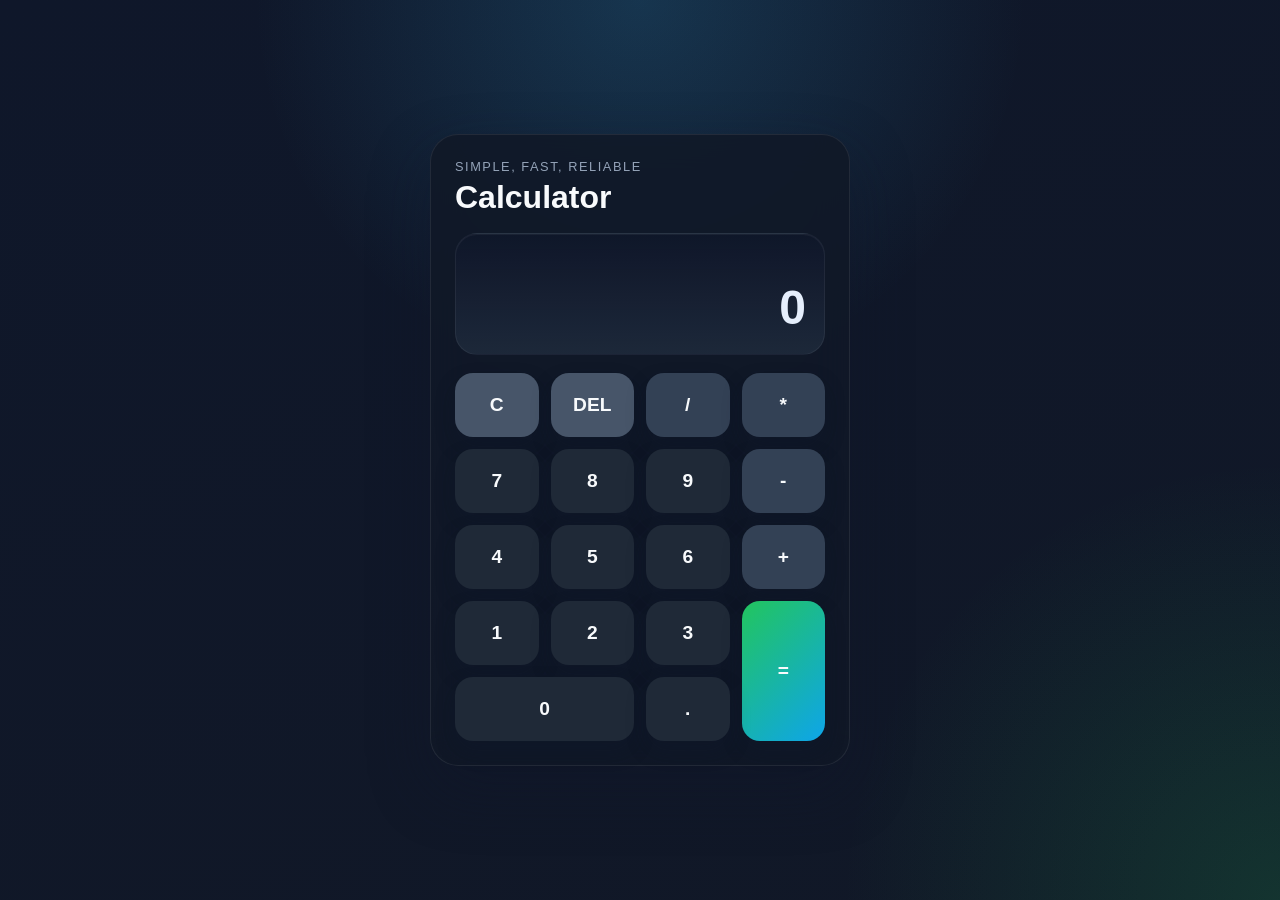
<file: CODEVEDX/CALCULATOR/index.html>
<!DOCTYPE html>
<html lang="en">
<head>
  <meta charset="UTF-8" />
  <meta name="viewport" content="width=device-width, initial-scale=1.0" />
  <title>Basic Calculator</title>
  <link rel="stylesheet" href="style.css" />
</head>
<body>
  <main class="calculator-shell">
    <section class="calculator" aria-label="Basic Calculator">
      <header class="calculator-header">
        <p class="eyebrow">Simple, fast, reliable</p>
        <h1>Calculator</h1>
      </header>

      <div class="display" role="status" aria-live="polite">
        <div class="history" id="history" aria-label="Previous calculation"></div>
        <div class="current" id="display" aria-label="Current input">0</div>
      </div>

      <div class="buttons" aria-label="Calculator buttons">
        <button class="btn utility" data-action="clear">C</button>
        <button class="btn utility" data-action="delete">DEL</button>
        <button class="btn operator" data-value="/">/</button>
        <button class="btn operator" data-value="*">*</button>

        <button class="btn number" data-value="7">7</button>
        <button class="btn number" data-value="8">8</button>
        <button class="btn number" data-value="9">9</button>
        <button class="btn operator" data-value="-">-</button>

        <button class="btn number" data-value="4">4</button>
        <button class="btn number" data-value="5">5</button>
        <button class="btn number" data-value="6">6</button>
        <button class="btn operator" data-value="+">+</button>

        <button class="btn number" data-value="1">1</button>
        <button class="btn number" data-value="2">2</button>
        <button class="btn number" data-value="3">3</button>
        <button class="btn equal" data-action="equals">=</button>

        <button class="btn number zero" data-value="0">0</button>
        <button class="btn number" data-value=".">.</button>
      </div>
    </section>
  </main>

  <script src="script.js"></script>
</body>
</html>
</file>
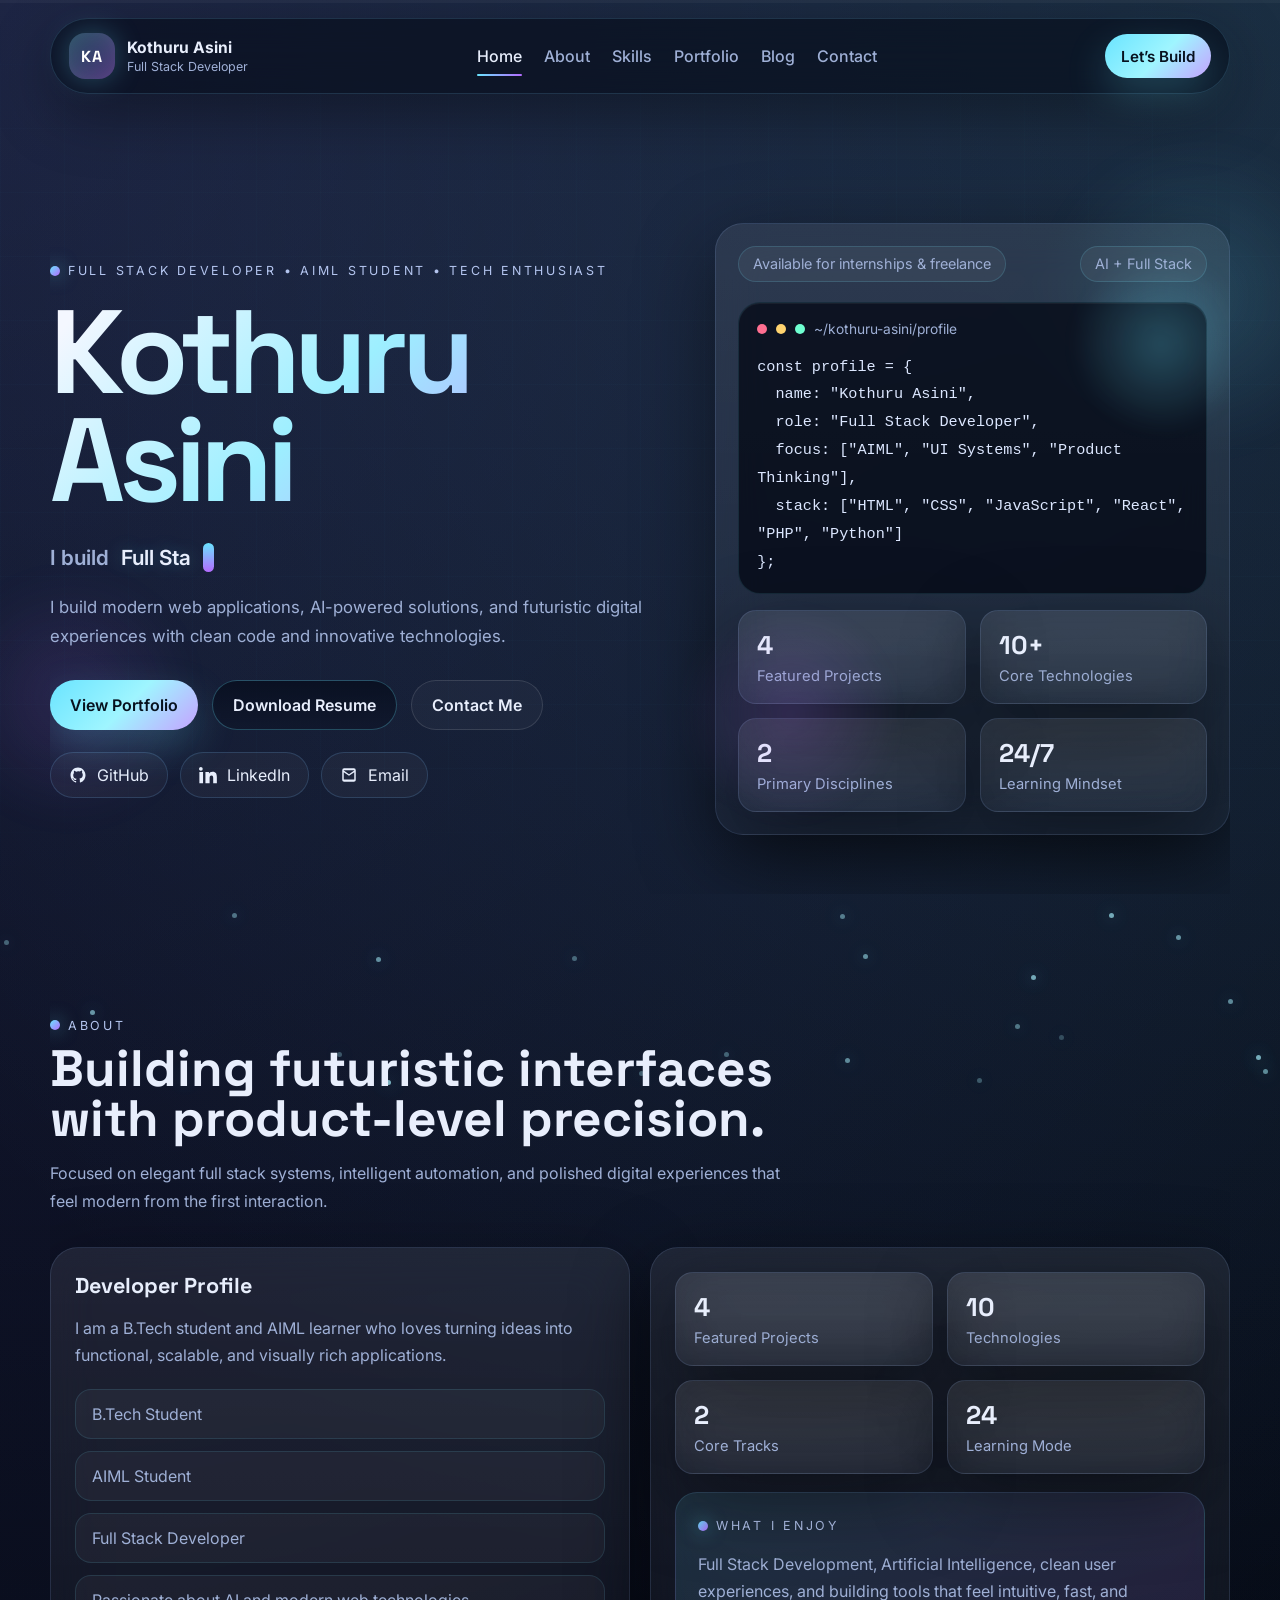
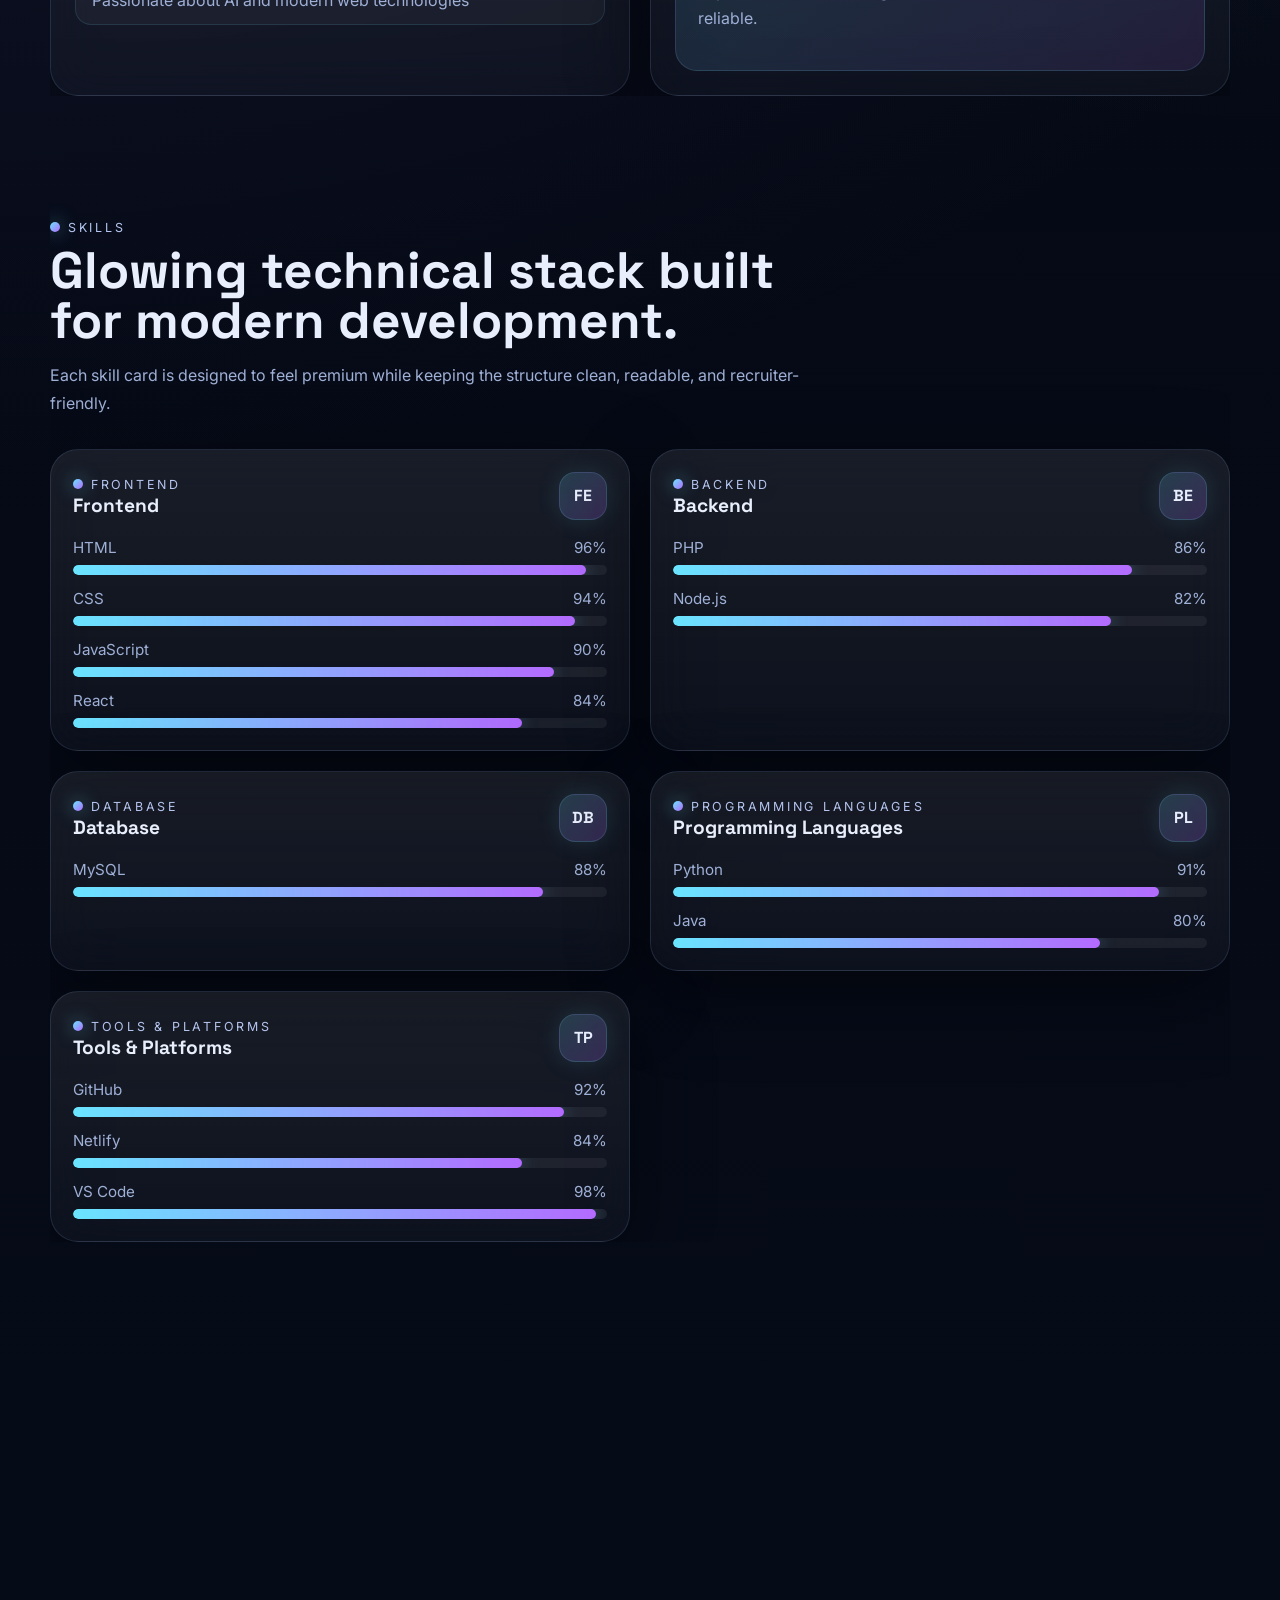
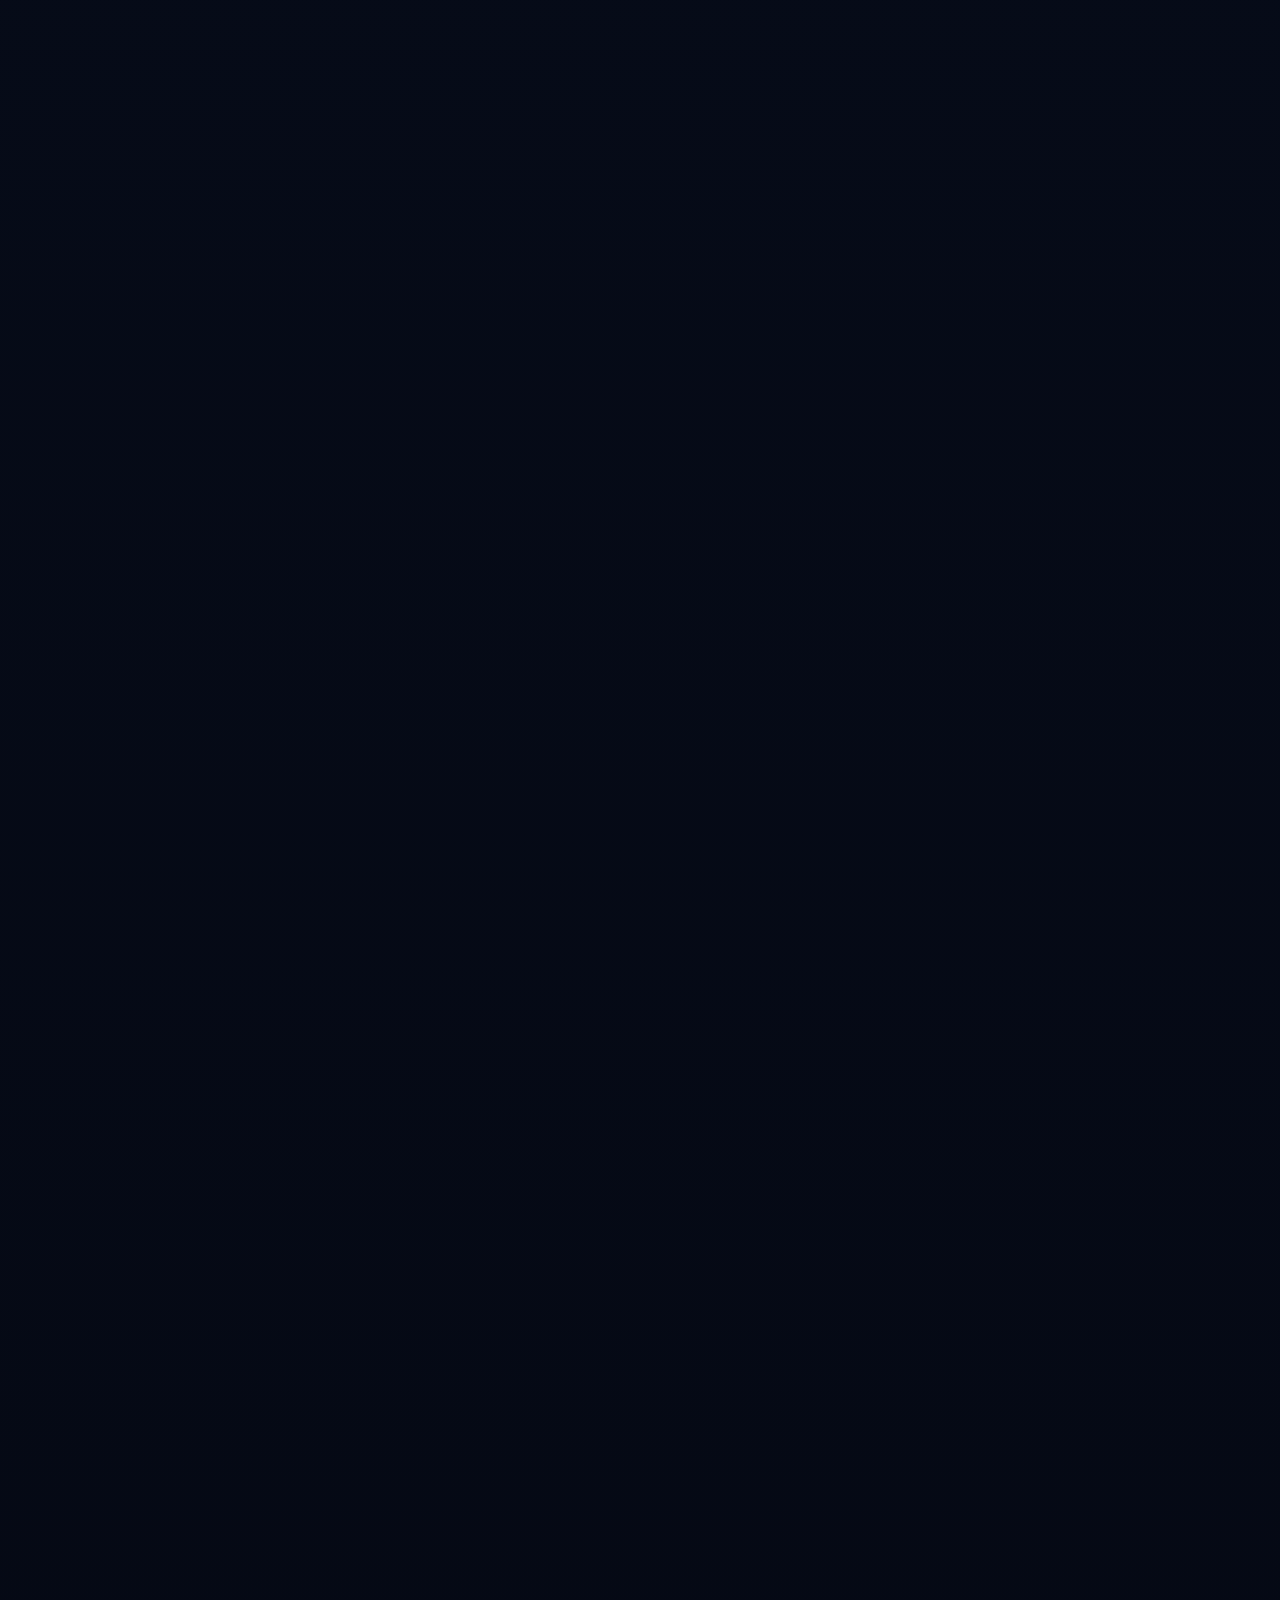
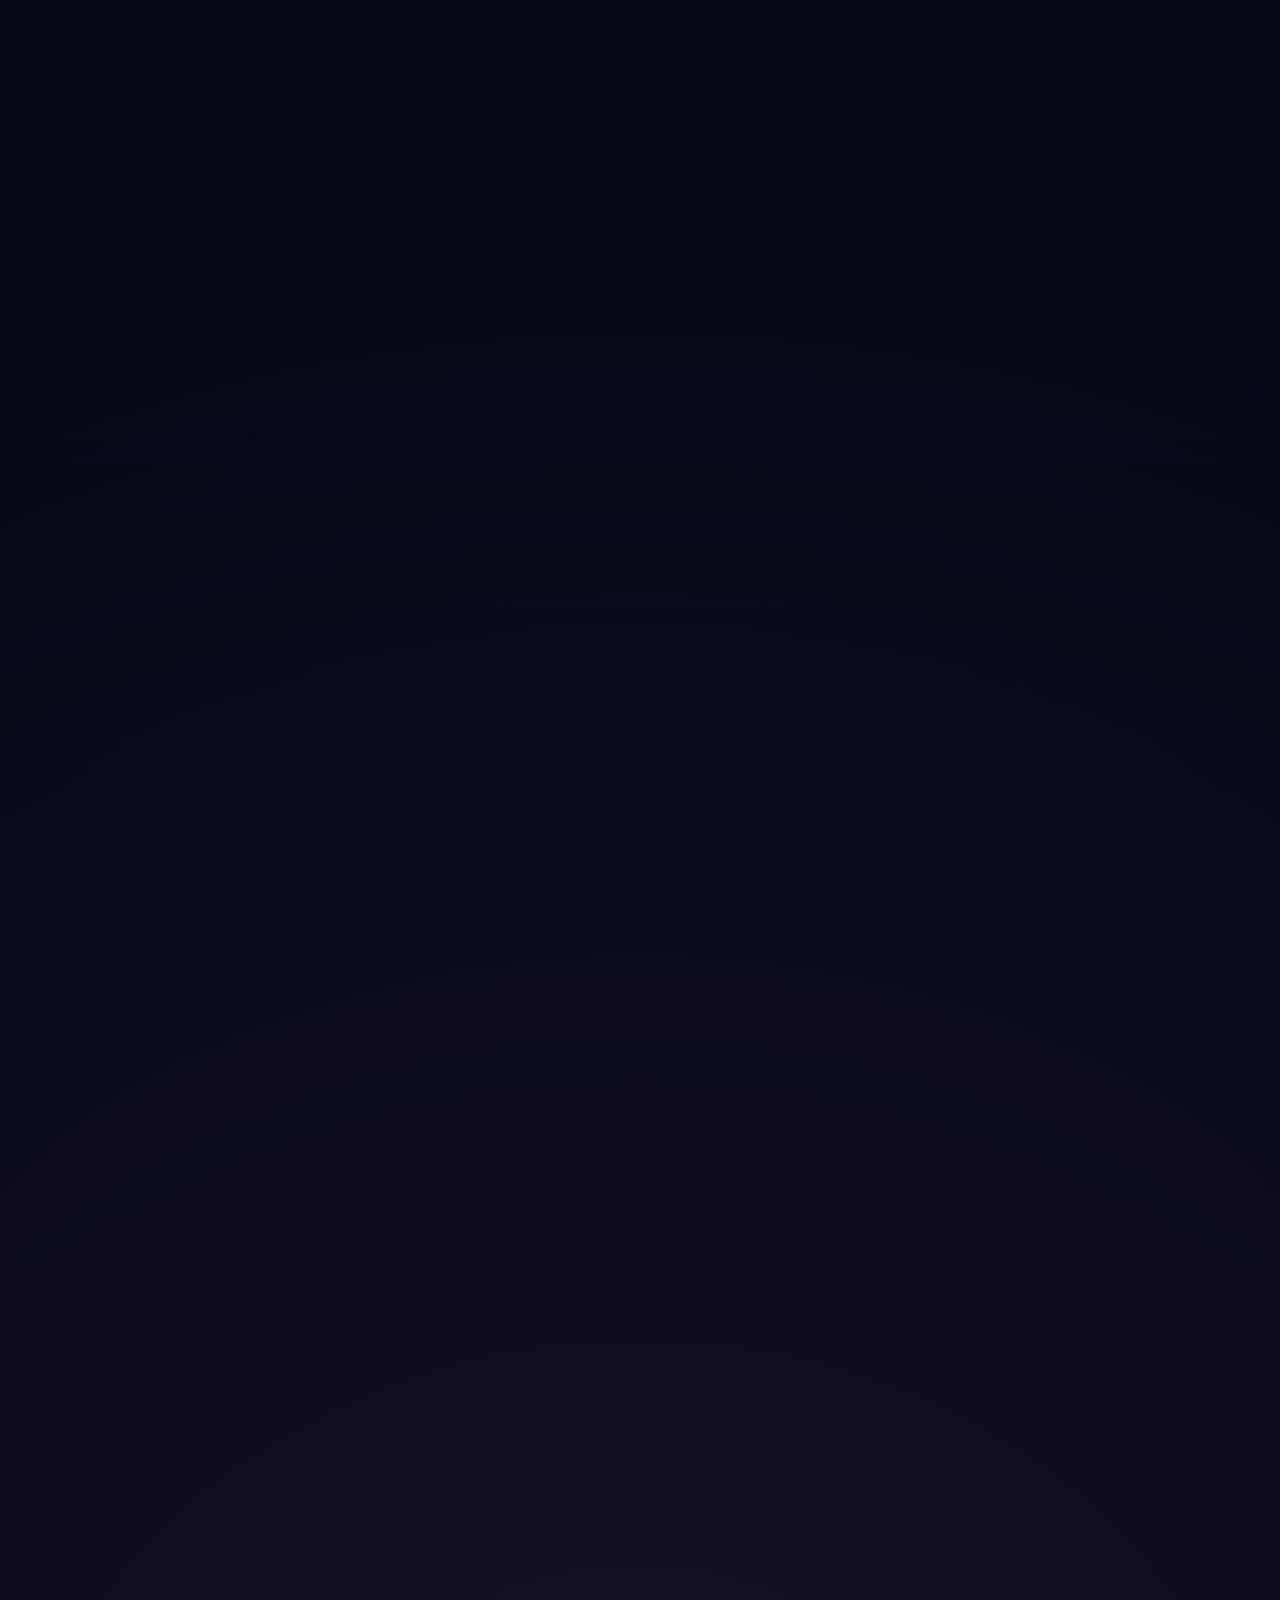
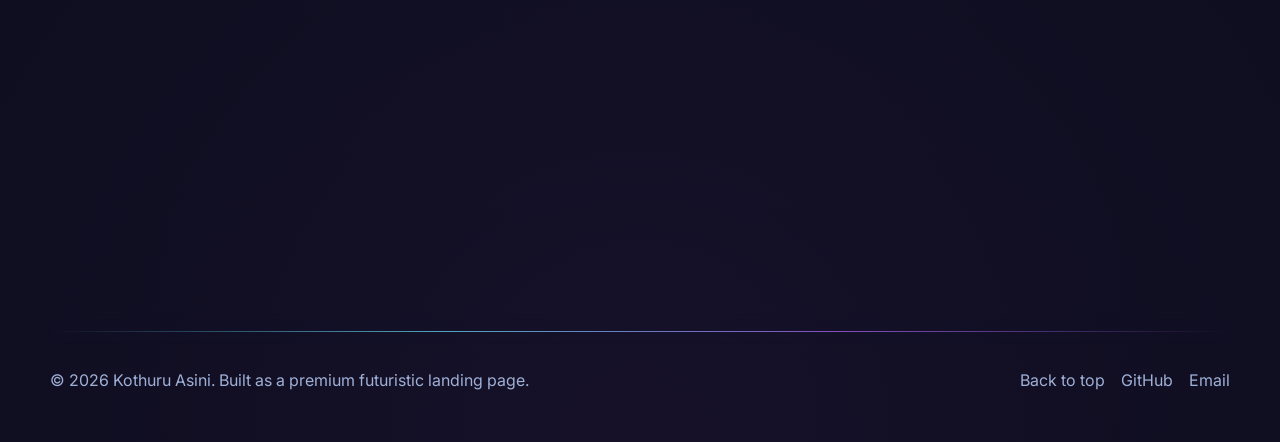
<file: CODEVEDX/Landig__Page/index.html>
<!doctype html>
<html lang="en">
<head>
  <meta charset="utf-8" />
  <meta name="viewport" content="width=device-width, initial-scale=1" />
  <meta name="theme-color" content="#040711" />
  <meta name="description" content="Kothuru Asini - futuristic full stack developer and AIML student portfolio landing page with modern glassmorphism, neon glow, projects, blog, and contact sections." />
  <meta property="og:title" content="Kothuru Asini | Full Stack Developer & AIML Student" />
  <meta property="og:description" content="A premium futuristic landing page showcasing skills, projects, resume, blog, and contact details." />
  <meta property="og:type" content="website" />
  <meta name="twitter:card" content="summary_large_image" />
  <title>Kothuru Asini | Full Stack Developer & AIML Student</title>
  <link rel="icon" href="assets/favicon.svg" type="image/svg+xml" />
  <link rel="preconnect" href="https://fonts.googleapis.com" />
  <link rel="preconnect" href="https://fonts.gstatic.com" crossorigin />
  <link href="https://fonts.googleapis.com/css2?family=Inter:wght@400;500;600;700;800&family=Space+Grotesk:wght@400;500;700&display=swap" rel="stylesheet" />
  <link rel="stylesheet" href="styles.css" />
  <script defer src="script.js"></script>
</head>
<body>
  <div class="loading-screen" aria-hidden="true">
    <div class="loading-panel glass-card">
      <span class="eyebrow">Boot sequence</span>
      <div class="loading-mark">KA</div>
      <p>Initializing futuristic portfolio interface...</p>
      <div class="loading-bar"><span></span></div>
    </div>
  </div>

  <div class="scroll-progress" aria-hidden="true"><span></span></div>
  <div class="cursor-glow" aria-hidden="true"></div>
  <div class="page-transition" aria-hidden="true"></div>
  <div class="background-orb orb-a" aria-hidden="true"></div>
  <div class="background-orb orb-b" aria-hidden="true"></div>
  <div class="background-grid" aria-hidden="true"></div>
  <div class="particle-field" aria-hidden="true"></div>

  <header class="site-header">
    <a class="brand" href="#home" aria-label="Kothuru Asini home">
      <span class="brand-mark">KA</span>
      <span class="brand-text">
        <strong>Kothuru Asini</strong>
        <small>Full Stack Developer</small>
      </span>
    </a>

    <button class="nav-toggle" type="button" aria-expanded="false" aria-controls="primary-navigation">
      <span></span>
      <span></span>
      <span></span>
      <span class="sr-only">Open navigation menu</span>
    </button>

    <nav class="site-nav" id="primary-navigation" aria-label="Primary navigation">
      <a href="#home" class="nav-link is-active">Home</a>
      <a href="#about" class="nav-link">About</a>
      <a href="#skills" class="nav-link">Skills</a>
      <a href="#projects" class="nav-link">Portfolio</a>
      <a href="#blog" class="nav-link">Blog</a>
      <a href="#contact" class="nav-link">Contact</a>
    </nav>

    <a class="header-cta btn btn-small btn-primary" href="#contact">Let’s Build</a>
  </header>

  <main>
    <section class="hero section" id="home">
      <div class="hero-copy reveal">
        <span class="eyebrow">Full Stack Developer • AIML Student • Tech Enthusiast</span>
        <h1>Kothuru Asini</h1>
        <div class="typing-line" aria-live="polite">
          <span class="typing-prefix">I build</span>
          <span class="typing-text" id="typing-text"></span>
          <span class="typing-cursor" aria-hidden="true"></span>
        </div>
        <p class="hero-description">
          I build modern web applications, AI-powered solutions, and futuristic digital experiences with clean code and innovative technologies.
        </p>

        <div class="hero-actions">
          <a class="btn btn-primary" href="#projects">View Portfolio</a>
          <a class="btn btn-secondary" href="https://drive.google.com/file/d/1NOEDdny_-QjOdgIG70QjtHBbXZcaJoo0/view?usp=sharing" target="_blank" rel="noreferrer">Download Resume</a>
          <a class="btn btn-ghost" href="#contact">Contact Me</a>
        </div>

        <div class="social-links" aria-label="Social links">
          <a class="social-pill" href="https://github.com/KothuruAsini" target="_blank" rel="noreferrer" aria-label="GitHub profile">
            <svg viewBox="0 0 24 24" aria-hidden="true"><path d="M12 2C6.48 2 2 6.58 2 12.26c0 4.54 2.87 8.4 6.84 9.77.5.1.68-.22.68-.48v-1.68c-2.78.62-3.37-1.23-3.37-1.23-.46-1.2-1.12-1.52-1.12-1.52-.91-.64.07-.63.07-.63 1.01.07 1.54 1.06 1.54 1.06.9 1.58 2.35 1.12 2.92.86.09-.67.35-1.12.64-1.38-2.22-.26-4.56-1.14-4.56-5.08 0-1.12.39-2.03 1.03-2.74-.11-.26-.45-1.31.1-2.72 0 0 .84-.27 2.75 1.05A9.3 9.3 0 0 1 12 6.84c.85 0 1.7.12 2.5.35 1.91-1.32 2.74-1.05 2.74-1.05.56 1.41.21 2.46.11 2.72.64.71 1.03 1.62 1.03 2.74 0 3.95-2.35 4.81-4.59 5.07.36.32.68.95.68 1.92v2.85c0 .27.18.59.69.48A10.07 10.07 0 0 0 22 12.26C22 6.58 17.52 2 12 2Z"/></svg>
            <span>GitHub</span>
          </a>
          <a class="social-pill" href="https://www.linkedin.com/in/kothuru-asini-0555b5293" target="_blank" rel="noreferrer" aria-label="LinkedIn profile">
            <svg viewBox="0 0 24 24" aria-hidden="true"><path d="M4.98 3.5A2.5 2.5 0 1 1 0 3.5a2.5 2.5 0 0 1 4.98 0ZM.5 8h4.9v15H.5V8Zm8.07 0h4.7v2.05h.07c.65-1.23 2.24-2.53 4.62-2.53 4.94 0 5.86 3.25 5.86 7.48V23h-4.9v-6.66c0-1.58-.03-3.62-2.21-3.62-2.22 0-2.56 1.73-2.56 3.5V23H8.57V8Z"/></svg>
            <span>LinkedIn</span>
          </a>
          <a class="social-pill" href="mailto:kothuru.asini@example.com" aria-label="Email Kothuru Asini">
            <svg viewBox="0 0 24 24" aria-hidden="true"><path d="M3 5.5A2.5 2.5 0 0 1 5.5 3h13A2.5 2.5 0 0 1 21 5.5v13A2.5 2.5 0 0 1 18.5 21h-13A2.5 2.5 0 0 1 3 18.5v-13Zm2 .5 7 5 7-5v-.5h-14V6Zm14 2.2-6.45 4.61a1 1 0 0 1-1.1 0L5 8.2V18h14V8.2Z"/></svg>
            <span>Email</span>
          </a>
        </div>
      </div>

      <div class="hero-visual reveal">
        <div class="hero-card glass-card">
          <div class="hero-card-top">
            <span class="status-chip">Available for internships & freelance</span>
            <span class="mini-chip">AI + Full Stack</span>
          </div>

          <div class="terminal-card">
            <div class="terminal-head">
              <span class="terminal-dot dot-red"></span>
              <span class="terminal-dot dot-yellow"></span>
              <span class="terminal-dot dot-green"></span>
              <span>~/kothuru-asini/profile</span>
            </div>
            <pre><code>const profile = {
  name: "Kothuru Asini",
  role: "Full Stack Developer",
  focus: ["AIML", "UI Systems", "Product Thinking"],
  stack: ["HTML", "CSS", "JavaScript", "React", "PHP", "Python"]
};</code></pre>
          </div>

          <div class="hero-metrics">
            <article class="metric-card glass-card">
              <strong>4</strong>
              <span>Featured Projects</span>
            </article>
            <article class="metric-card glass-card">
              <strong>10+</strong>
              <span>Core Technologies</span>
            </article>
            <article class="metric-card glass-card">
              <strong>2</strong>
              <span>Primary Disciplines</span>
            </article>
            <article class="metric-card glass-card">
              <strong>24/7</strong>
              <span>Learning Mindset</span>
            </article>
          </div>
        </div>
      </div>
    </section>

    <section class="section about-section" id="about">
      <div class="section-heading reveal">
        <span class="eyebrow">About</span>
        <h2>Building futuristic interfaces with product-level precision.</h2>
        <p>Focused on elegant full stack systems, intelligent automation, and polished digital experiences that feel modern from the first interaction.</p>
      </div>

      <div class="about-grid">
        <article class="about-card glass-card reveal">
          <h3>Developer Profile</h3>
          <p>
            I am a B.Tech student and AIML learner who loves turning ideas into functional, scalable, and visually rich applications.
          </p>
          <ul class="about-points">
            <li>B.Tech Student</li>
            <li>AIML Student</li>
            <li>Full Stack Developer</li>
            <li>Passionate about AI and modern web technologies</li>
          </ul>
        </article>

        <article class="about-story glass-card reveal">
          <div class="counter-grid">
            <div class="counter-card glass-card">
              <strong data-counter="4">0</strong>
              <span>Featured Projects</span>
            </div>
            <div class="counter-card glass-card">
              <strong data-counter="10">0</strong>
              <span>Technologies</span>
            </div>
            <div class="counter-card glass-card">
              <strong data-counter="2">0</strong>
              <span>Core Tracks</span>
            </div>
            <div class="counter-card glass-card">
              <strong data-counter="24">0</strong>
              <span>Learning Mode</span>
            </div>
          </div>

          <div class="highlight-panel">
            <span class="eyebrow">What I enjoy</span>
            <p>
              Full Stack Development, Artificial Intelligence, clean user experiences, and building tools that feel intuitive, fast, and reliable.
            </p>
          </div>
        </article>
      </div>
    </section>

    <section class="section skills-section" id="skills">
      <div class="section-heading reveal">
        <span class="eyebrow">Skills</span>
        <h2>Glowing technical stack built for modern development.</h2>
        <p>Each skill card is designed to feel premium while keeping the structure clean, readable, and recruiter-friendly.</p>
      </div>

      <div class="skills-grid" id="skills-grid"></div>
    </section>

    <section class="section projects-section" id="projects">
      <div class="section-heading reveal">
        <span class="eyebrow">Projects</span>
        <h2>Highlighted work that blends engineering depth with strong UI polish.</h2>
        <p>Filter the showcase and inspect each build in a premium modal with technologies, links, and quick context.</p>
      </div>

      <div class="filter-bar reveal" role="tablist" aria-label="Project filters">
        <button class="filter-chip is-active" type="button" data-filter="all">All</button>
        <button class="filter-chip" type="button" data-filter="web">Web</button>
        <button class="filter-chip" type="button" data-filter="ai">AI / ML</button>
        <button class="filter-chip" type="button" data-filter="product">Product</button>
      </div>

      <div class="projects-grid" id="projects-grid"></div>
    </section>

    <section class="section resume-section" id="resume">
      <div class="resume-cta glass-card reveal">
        <div>
          <span class="eyebrow">Resume</span>
          <h2>Download a polished version of the profile.</h2>
          <p>A clean resume download button is included for recruiters and interview workflows.</p>
        </div>
        <div class="resume-actions">
          <a class="btn btn-primary" href="https://drive.google.com/file/d/1hiAlekbUZ7rGYsvNc3QJK7n0WfcSPWMg/view?usp=sharing" target="_blank" rel="noreferrer">Download Resume</a>
          <a class="btn btn-ghost" href="#contact">Contact Me</a>
        </div>
      </div>

      <div class="resume-preview-grid">
        <article class="resume-preview glass-card reveal">
          <span class="eyebrow">Preview</span>
          <h3>Kothuru Asini</h3>
          <p>Full Stack Developer | AIML Student</p>
          <ul>
            <li>Modern web application development</li>
            <li>AI and machine learning exploration</li>
            <li>Clean UI systems and responsive interfaces</li>
          </ul>
        </article>

        <article class="resume-preview glass-card preview-accent reveal">
          <span class="eyebrow">Why it stands out</span>
          <p>
            This landing page positions the profile like a product launch: premium visuals, measurable highlights, and clear calls to action.
          </p>
          <div class="mini-tags">
            <span>Fast</span>
            <span>Responsive</span>
            <span>Recruiter-friendly</span>
          </div>
        </article>
      </div>
    </section>

    <section class="section blog-section" id="blog">
      <div class="section-heading reveal">
        <span class="eyebrow">Blog</span>
        <h2>Thought leadership placeholders for a growing developer portfolio.</h2>
        <p>These cards are designed to support future articles without breaking the visual rhythm of the page.</p>
      </div>

      <div class="blog-grid" id="blog-grid"></div>
    </section>

    <section class="section contact-section" id="contact">
      <div class="section-heading reveal">
        <span class="eyebrow">Contact</span>
        <h2>Open for internships, collaborations, and exciting product work.</h2>
        <p>Reach out for opportunities in full stack development, AI projects, or polished portfolio builds.</p>
      </div>

      <div class="contact-grid">
        <form class="contact-form glass-card reveal" id="contact-form">
          <div class="form-row">
            <label>
              <span>Name</span>
              <input type="text" name="name" placeholder="Your name" required />
            </label>
            <label>
              <span>Email</span>
              <input type="email" name="email" placeholder="you@example.com" required />
            </label>
          </div>
          <label>
            <span>Message</span>
            <textarea name="message" rows="6" placeholder="Tell me about your idea or opportunity" required></textarea>
          </label>
          <button class="btn btn-primary btn-full" type="submit">Send Message</button>
          <p class="form-feedback" id="form-feedback" aria-live="polite"></p>
        </form>

        <aside class="contact-panel glass-card reveal">
          <h3>Quick Links</h3>
          <p>Use these buttons to jump directly into the preferred communication channel.</p>
          <div class="contact-links">
            <a class="contact-link" href="https://github.com/" target="_blank" rel="noreferrer">
              GitHub
            </a>
            <a class="contact-link" href="https://linkedin.com/" target="_blank" rel="noreferrer">
              LinkedIn
            </a>
            <a class="contact-link" href="mailto:kothuru.asini@example.com">
              Email
            </a>
          </div>
          <div class="contact-note">
            <strong>Preferred focus:</strong>
            <p>Full Stack Development, AIML projects, responsive landing pages, and clean UI systems.</p>
          </div>
        </aside>
      </div>
    </section>
  </main>

  <footer class="site-footer">
    <div class="footer-line"></div>
    <div class="footer-inner">
      <p>© <span id="year"></span> Kothuru Asini. Built as a premium futuristic landing page.</p>
      <div class="footer-links">
        <a href="#home">Back to top</a>
        <a href="https://github.com/" target="_blank" rel="noreferrer">GitHub</a>
        <a href="mailto:kothuru.asini@example.com">Email</a>
      </div>
    </div>
    <button class="back-to-top" type="button" aria-label="Back to top">↑</button>
  </footer>

  <div class="modal" id="info-modal" aria-hidden="true" role="dialog" aria-modal="true" aria-labelledby="modal-title">
    <div class="modal-backdrop" data-close-modal></div>
    <div class="modal-panel glass-card">
      <button class="modal-close" type="button" aria-label="Close dialog" data-close-modal>×</button>
      <span class="eyebrow" id="modal-kicker">Project</span>
      <h3 id="modal-title"></h3>
      <p id="modal-description"></p>
      <div class="modal-techs" id="modal-techs"></div>
      <div class="modal-links">
        <a class="btn btn-secondary btn-small" id="modal-live" href="#" target="_blank" rel="noreferrer">Live Demo</a>
      </div>
    </div>
  </div>
</body>
</html>
</file>
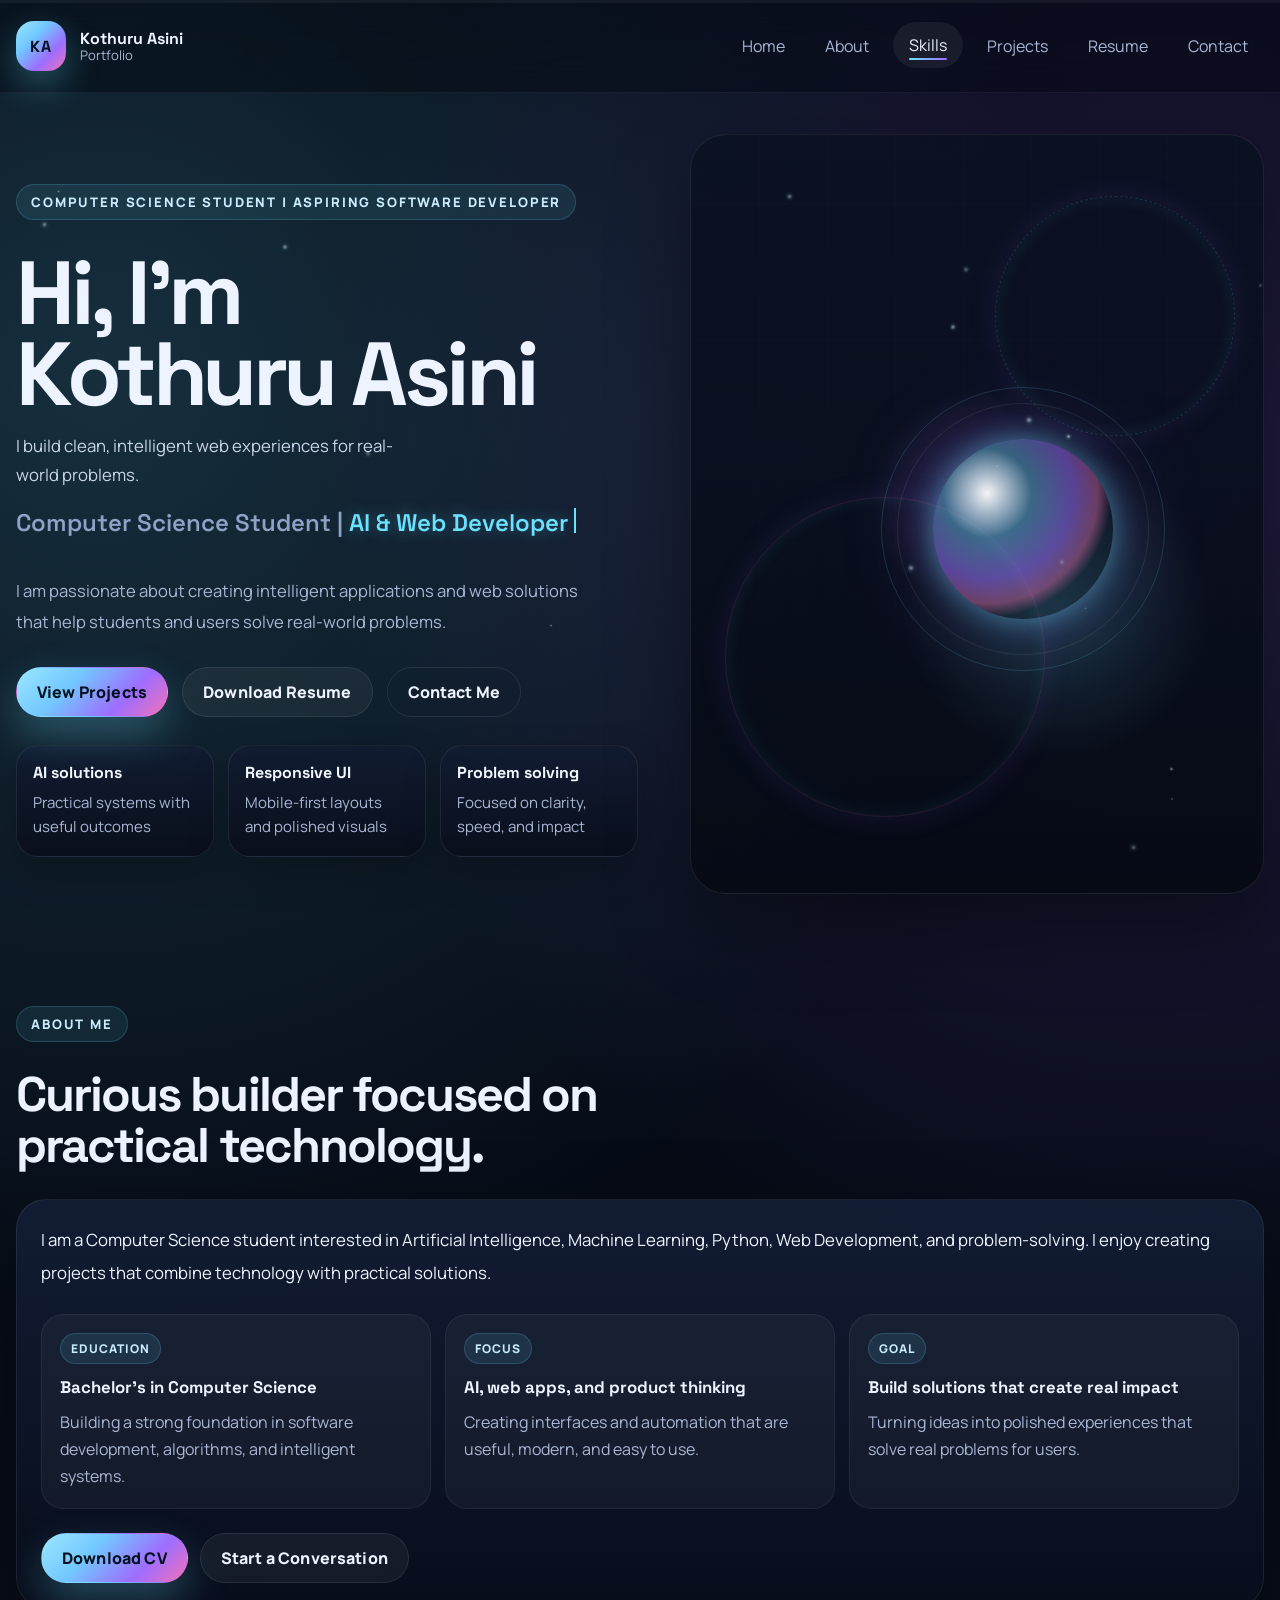
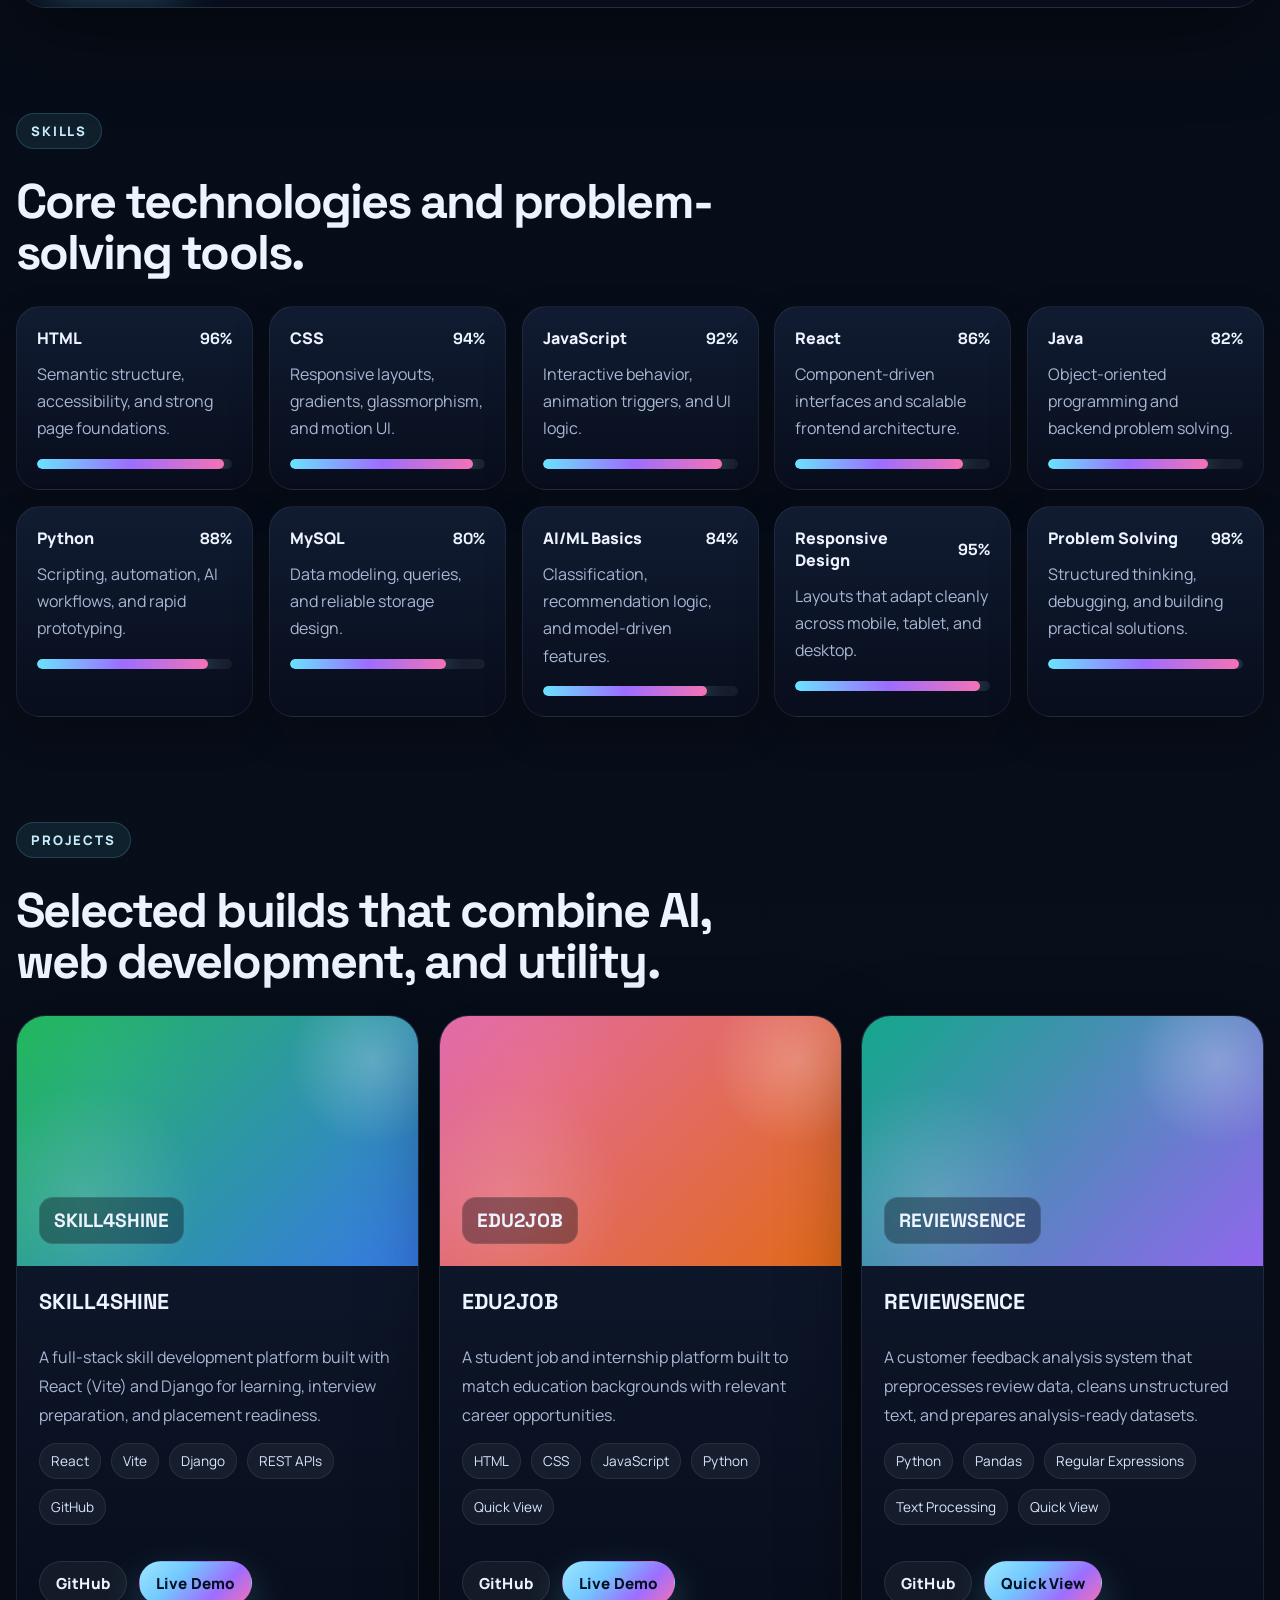
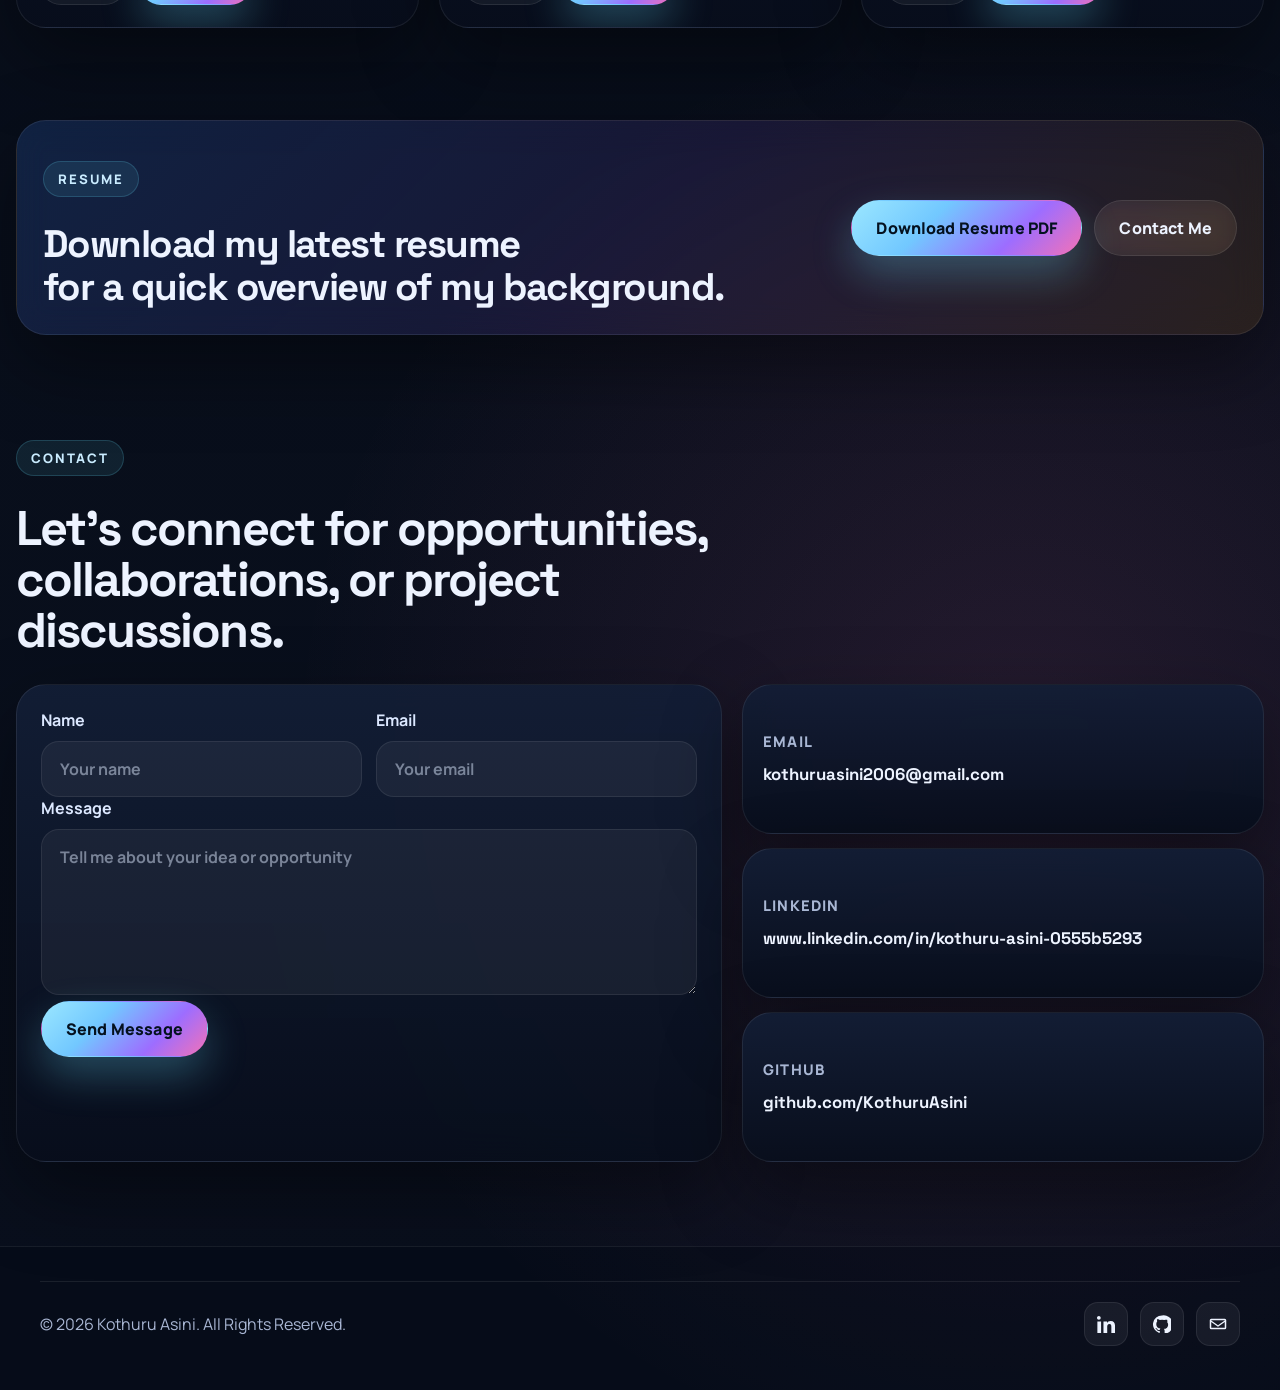
<file: CODEVEDX/PROTFOLIO/index.html>
<!DOCTYPE html>
<html lang="en">
<head>
  <meta charset="UTF-8" />
  <meta name="viewport" content="width=device-width, initial-scale=1.0" />
  <meta name="description" content="Premium personal portfolio for Kothuru Asini, a Computer Science student and aspiring software developer." />
  <meta name="theme-color" content="#070b16" />
  <title>Kothuru Asini | Portfolio</title>
  <link rel="preconnect" href="https://fonts.googleapis.com" />
  <link rel="preconnect" href="https://fonts.gstatic.com" crossorigin />
  <link href="https://fonts.googleapis.com/css2?family=Manrope:wght@400;500;600;700;800&family=Space+Grotesk:wght@400;500;600;700&display=swap" rel="stylesheet" />
  <link rel="stylesheet" href="style.css" />
</head>
<body>
  <div class="loader-overlay" aria-hidden="true">
    <div class="loader-orb"></div>
    <p>Loading portfolio</p>
  </div>

  <div class="cursor-glow" aria-hidden="true"></div>
  <div class="scroll-progress" aria-hidden="true"><span></span></div>
  <div class="ambient-layer" aria-hidden="true"></div>
  <button class="back-to-top" type="button" aria-label="Back to top">Top</button>

  <div class="page-shell">
    <header class="site-header" id="top">
      <nav class="navbar">
        <a class="brand" href="#home" aria-label="Kothuru Asini home">
          <span class="brand-mark">KA</span>
          <span class="brand-text">
            <strong>Kothuru Asini</strong>
            <small>Portfolio</small>
          </span>
        </a>

        <button class="nav-toggle" type="button" aria-label="Toggle navigation" aria-expanded="false" aria-controls="primary-navigation">
          <span></span>
          <span></span>
          <span></span>
        </button>

        <div class="nav-panel" id="primary-navigation">
          <ul class="nav-links">
            <li><a href="#home">Home</a></li>
            <li><a href="#about">About</a></li>
            <li><a href="#skills">Skills</a></li>
            <li><a href="#projects">Projects</a></li>
            <li><a href="#resume">Resume</a></li>
            <li><a href="#contact">Contact</a></li>
          </ul>
        </div>
      </nav>
    </header>

    <main>
      <section class="hero section" id="home">
        <div class="hero-grid">
          <div class="hero-copy reveal">
            <p class="eyebrow">Computer Science Student | Aspiring Software Developer</p>
            <h1>Hi, I'm Kothuru Asini</h1>
            <p class="hero-role">I build clean, intelligent web experiences for real-world problems.</p>
            <h2 class="typing-wrap" aria-live="polite">
              <span class="typing-prefix">Computer Science Student | </span><span class="typing-role" data-roles="AI & Web Developer|Problem Solver|Machine Learning Enthusiast">AI & Web Developer</span>
            </h2>
            <p class="hero-text">I am passionate about creating intelligent applications and web solutions that help students and users solve real-world problems.</p>

            <div class="hero-actions">
              <a class="btn btn-primary" href="#projects">View Projects</a>
              <a class="btn btn-secondary" href="https://drive.google.com/file/d/1NOEDdny_-QjOdgIG70QjtHBbXZcaJoo0/view?usp=sharing" target="_blank" rel="noreferrer">Download Resume</a>
              <a class="btn btn-ghost" href="#contact">Contact Me</a>
            </div>

            <div class="hero-metrics" aria-label="Quick highlights">
              <article class="metric-pill">
                <strong>AI solutions</strong>
                <span>Practical systems with useful outcomes</span>
              </article>
              <article class="metric-pill">
                <strong>Responsive UI</strong>
                <span>Mobile-first layouts and polished visuals</span>
              </article>
              <article class="metric-pill">
                <strong>Problem solving</strong>
                <span>Focused on clarity, speed, and impact</span>
              </article>
            </div>
          </div>

          <div class="hero-visual reveal" aria-hidden="true">
            <div class="visual-shell">
              <div class="visual-grid"></div>
              <div class="visual-orbit orbit-one"></div>
              <div class="visual-orbit orbit-two"></div>
              <div class="ai-sphere"></div>
            </div>
          </div>
        </div>
      </section>

      <section class="about section reveal" id="about">
        <div class="section-heading">
          <p class="eyebrow">About Me</p>
          <h2>Curious builder focused on practical technology.</h2>
        </div>

        <div class="about-grid">
          <article class="about-copy card">
            <p class="about-intro">I am a Computer Science student interested in Artificial Intelligence, Machine Learning, Python, Web Development, and problem-solving. I enjoy creating projects that combine technology with practical solutions.</p>

            <div class="timeline-grid">
              <div class="timeline-item">
                <span class="timeline-badge">Education</span>
                <h3>Bachelor's in Computer Science</h3>
                <p>Building a strong foundation in software development, algorithms, and intelligent systems.</p>
              </div>
              <div class="timeline-item">
                <span class="timeline-badge">Focus</span>
                <h3>AI, web apps, and product thinking</h3>
                <p>Creating interfaces and automation that are useful, modern, and easy to use.</p>
              </div>
              <div class="timeline-item">
                <span class="timeline-badge">Goal</span>
                <h3>Build solutions that create real impact</h3>
                <p>Turning ideas into polished experiences that solve real problems for users.</p>
              </div>
            </div>

            <div class="about-actions">
              <a class="btn btn-primary" href="https://drive.google.com/file/d/1cOdDhhhZG9vIEOQVK2C1zlkcHaK6-TlD/view?usp=drive_link" target="_blank" rel="noreferrer">Download CV</a>
              <a class="btn btn-secondary" href="#contact">Start a Conversation</a>
            </div>
          </article>
        </div>
      </section>

      <section class="skills section reveal" id="skills">
        <div class="section-heading">
          <p class="eyebrow">Skills</p>
          <h2>Core technologies and problem-solving tools.</h2>
        </div>

        <div class="skills-grid">
          <article class="skill-card tilt-card" data-tilt data-level="96">
            <div class="skill-card-head"><span>HTML</span><strong>96%</strong></div>
            <p>Semantic structure, accessibility, and strong page foundations.</p>
            <div class="skill-meter"><span></span></div>
          </article>
          <article class="skill-card tilt-card" data-tilt data-level="94">
            <div class="skill-card-head"><span>CSS</span><strong>94%</strong></div>
            <p>Responsive layouts, gradients, glassmorphism, and motion UI.</p>
            <div class="skill-meter"><span></span></div>
          </article>
          <article class="skill-card tilt-card" data-tilt data-level="92">
            <div class="skill-card-head"><span>JavaScript</span><strong>92%</strong></div>
            <p>Interactive behavior, animation triggers, and UI logic.</p>
            <div class="skill-meter"><span></span></div>
          </article>
          <article class="skill-card tilt-card" data-tilt data-level="86">
            <div class="skill-card-head"><span>React</span><strong>86%</strong></div>
            <p>Component-driven interfaces and scalable frontend architecture.</p>
            <div class="skill-meter"><span></span></div>
          </article>
          <article class="skill-card tilt-card" data-tilt data-level="82">
            <div class="skill-card-head"><span>Java</span><strong>82%</strong></div>
            <p>Object-oriented programming and backend problem solving.</p>
            <div class="skill-meter"><span></span></div>
          </article>
          <article class="skill-card tilt-card" data-tilt data-level="88">
            <div class="skill-card-head"><span>Python</span><strong>88%</strong></div>
            <p>Scripting, automation, AI workflows, and rapid prototyping.</p>
            <div class="skill-meter"><span></span></div>
          </article>
          <article class="skill-card tilt-card" data-tilt data-level="80">
            <div class="skill-card-head"><span>MySQL</span><strong>80%</strong></div>
            <p>Data modeling, queries, and reliable storage design.</p>
            <div class="skill-meter"><span></span></div>
          </article>
          <article class="skill-card tilt-card" data-tilt data-level="84">
            <div class="skill-card-head"><span>AI/ML Basics</span><strong>84%</strong></div>
            <p>Classification, recommendation logic, and model-driven features.</p>
            <div class="skill-meter"><span></span></div>
          </article>
          <article class="skill-card tilt-card" data-tilt data-level="95">
            <div class="skill-card-head"><span>Responsive Design</span><strong>95%</strong></div>
            <p>Layouts that adapt cleanly across mobile, tablet, and desktop.</p>
            <div class="skill-meter"><span></span></div>
          </article>
          <article class="skill-card tilt-card" data-tilt data-level="98">
            <div class="skill-card-head"><span>Problem Solving</span><strong>98%</strong></div>
            <p>Structured thinking, debugging, and building practical solutions.</p>
            <div class="skill-meter"><span></span></div>
          </article>
        </div>
      </section>

      <section class="projects section reveal" id="projects">
        <div class="section-heading">
          <p class="eyebrow">Projects</p>
          <h2>Selected builds that combine AI, web development, and utility.</h2>
        </div>

        <div class="projects-grid">
          <article class="project-card card tilt-card" data-tilt>
            <div class="project-art art-skill4shine">
              <span>SKILL4SHINE</span>
            </div>
            <div class="project-content">
              <h3>SKILL4SHINE</h3>
              <p>A full-stack skill development platform built with React (Vite) and Django for learning, interview preparation, and placement readiness.</p>
              <div class="project-tags">
                <span>React</span><span>Vite</span><span>Django</span><span>REST APIs</span><span>GitHub</span>
              </div>
              <div class="project-actions">
                <a class="btn btn-small btn-secondary" href="https://github.com/KothuruAsini/SKILL4SHINE" target="_blank" rel="noreferrer">GitHub</a>
                <a class="btn btn-small btn-primary" href="https://skill4shine.onrender.com/login/" target="_blank" rel="noreferrer">Live Demo</a>
              </div>
            </div>
          </article>

          <article class="project-card card tilt-card" data-tilt>
            <div class="project-art art-edujob">
              <span>EDU2JOB</span>
            </div>
            <div class="project-content">
              <h3>EDU2JOB</h3>
              <p>A student job and internship platform built to match education backgrounds with relevant career opportunities.</p>
              <div class="project-tags">
                <span>HTML</span><span>CSS</span><span>JavaScript</span><span>Python</span><span>Quick View</span>
              </div>
              <div class="project-actions">
                <a class="btn btn-small btn-secondary" href="https://github.com/KothuruAsini/EDU-JOB" target="_blank" rel="noreferrer">GitHub</a>
                <a class="btn btn-small btn-primary" href="https://edu-job-2.onrender.com/" target="_blank" rel="noreferrer">Live Demo</a>
              </div>
            </div>
          </article>

          <article class="project-card card tilt-card" data-tilt>
            <div class="project-art art-reviewsence">
              <span>REVIEWSENCE</span>
            </div>
            <div class="project-content">
              <h3>REVIEWSENCE</h3>
              <p>A customer feedback analysis system that preprocesses review data, cleans unstructured text, and prepares analysis-ready datasets.</p>
              <div class="project-tags">
                <span>Python</span><span>Pandas</span><span>Regular Expressions</span><span>Text Processing</span><span>Quick View</span>
              </div>
              <div class="project-actions">
                <a class="btn btn-small btn-secondary" href="https://github.com/KothuruAsini/REVIEWSENCE" target="_blank" rel="noreferrer">GitHub</a>
                <a class="btn btn-small btn-primary" href="https://github.com/KothuruAsini/REVIEWSENCE" target="_blank" rel="noreferrer">Quick View</a>
              </div>
            </div>
          </article>
        </div>
      </section>

      <section class="resume section reveal" id="resume">
        <div class="resume-card card">
          <div>
            <p class="eyebrow">Resume</p>
            <h2 class="forced-two-line">Download my latest resume<br />for a quick overview of my background.</h2>
          </div>
          <div class="resume-actions">
            <a class="btn btn-primary btn-large" href="https://drive.google.com/file/d/1NOEDdny_-QjOdgIG70QjtHBbXZcaJoo0/view?usp=sharing" target="_blank" rel="noreferrer">Download Resume PDF</a>
            <a class="btn btn-secondary btn-large" href="#contact">Contact Me</a>
          </div>
        </div>
      </section>

      <section class="contact section reveal" id="contact">
        <div class="section-heading">
          <p class="eyebrow">Contact</p>
          <h2 class="forced-two-line">Let’s connect for opportunities,<br />collaborations, or project discussions.</h2>
        </div>

        <div class="contact-layout">
          <form class="contact-form card" id="contact-form">
            <div class="form-grid">
              <label>
                <span>Name</span>
                <input type="text" name="name" placeholder="Your name" required />
              </label>
              <label>
                <span>Email</span>
                <input type="email" name="email" placeholder="Your email" required />
              </label>
            </div>
            <label>
              <span>Message</span>
              <textarea name="message" rows="6" placeholder="Tell me about your idea or opportunity" required></textarea>
            </label>
            <button class="btn btn-primary btn-large" type="submit">Send Message</button>
            <p class="form-status" id="contact-form-status" role="status" aria-live="polite"></p>
          </form>

          <div class="contact-stack">
            <a class="contact-card card" href="mailto:kothuruasini2006@gmail.com">
              <span>Email</span>
              <strong>kothuruasini2006@gmail.com</strong>
            </a>
            <a class="contact-card card" href="https://www.linkedin.com/in/kothuru-asini-0555b5293" target="_blank" rel="noreferrer">
              <span>LinkedIn</span>
              <strong>www.linkedin.com/in/kothuru-asini-0555b5293</strong>
            </a>
            <a class="contact-card card" href="https://github.com/KothuruAsini" target="_blank" rel="noreferrer">
              <span>GitHub</span>
              <strong>github.com/KothuruAsini</strong>
            </a>
          </div>
        </div>
      </section>
    </main>

    <footer class="site-footer">
      <div class="footer-inner">
        <p>© 2026 Kothuru Asini. All Rights Reserved.</p>
        <div class="social-links" aria-label="Social links">
          <a href="https://www.linkedin.com/in/kothuru-asini-0555b5293" target="_blank" rel="noreferrer" aria-label="LinkedIn">
            <svg viewBox="0 0 24 24" aria-hidden="true"><path d="M4.98 3.5A2.5 2.5 0 1 1 0 3.49 2.5 2.5 0 0 1 4.98 3.5ZM.5 8.5h4.95V24H.5V8.5Zm8.13 0h4.75v2.12h.07c.66-1.25 2.28-2.57 4.7-2.57 5.02 0 5.94 3.3 5.94 7.58V24h-4.95v-7.75c0-1.85-.03-4.23-2.57-4.23-2.57 0-2.96 2-2.96 4.1V24H8.63V8.5Z"/></svg>
          </a>
          <a href="https://github.com/KothuruAsini" target="_blank" rel="noreferrer" aria-label="GitHub">
            <svg viewBox="0 0 24 24" aria-hidden="true"><path d="M12 .5a12 12 0 0 0-3.79 23.39c.6.11.82-.26.82-.58v-2.1c-3.34.73-4.04-1.42-4.04-1.42-.55-1.4-1.34-1.77-1.34-1.77-1.1-.75.08-.74.08-.74 1.22.09 1.86 1.25 1.86 1.25 1.08 1.86 2.82 1.32 3.51 1.01.11-.78.42-1.31.76-1.61-2.67-.31-5.47-1.33-5.47-5.92 0-1.31.47-2.38 1.24-3.22-.13-.31-.54-1.57.12-3.28 0 0 1.01-.32 3.3 1.23a11.4 11.4 0 0 1 6 0C17.79 6 18.8 6.32 18.8 6.32c.66 1.71.25 2.97.12 3.28.77.84 1.24 1.91 1.24 3.22 0 4.6-2.8 5.6-5.48 5.91.43.38.82 1.12.82 2.26v3.35c0 .32.22.7.83.58A12 12 0 0 0 12 .5Z"/></svg>
          </a>
          <a href="mailto:kothuruasini2006@gmail.com" aria-label="Email">
            <svg viewBox="0 0 24 24" aria-hidden="true"><path d="M3 5h18a2 2 0 0 1 2 2v10a2 2 0 0 1-2 2H3a2 2 0 0 1-2-2V7a2 2 0 0 1 2-2Zm0 2v.23l9 6.32 9-6.32V7H3Zm18 10V9.46l-8.43 5.93a1 1 0 0 1-1.14 0L3 9.46V17h18Z"/></svg>
          </a>
        </div>
      </div>
    </footer>
  </div>

  <script src="script.js"></script>
</body>
</html>
</file>
<file: CODEVEDX/CALCULATOR/style.css>
/* Base page styling */
:root {
  --bg-1: #0f172a;
  --bg-2: #111827;
  --panel: rgba(17, 24, 39, 0.88);
  --panel-border: rgba(255, 255, 255, 0.08);
  --display: #e5eefc;
  --text: #f8fafc;
  --muted: #94a3b8;
  --number: #1f2937;
  --number-hover: #334155;
  --operator: #334155;
  --operator-hover: #475569;
  --utility: #475569;
  --utility-hover: #64748b;
  --accent: #22c55e;
  --accent-hover: #16a34a;
  --danger: #ef4444;
  --shadow: 0 24px 60px rgba(15, 23, 42, 0.45);
}

* {
  box-sizing: border-box;
}

body {
  margin: 0;
  min-height: 100vh;
  font-family: Arial, Helvetica, sans-serif;
  color: var(--text);
  background:
    radial-gradient(circle at top, rgba(56, 189, 248, 0.18), transparent 35%),
    radial-gradient(circle at bottom right, rgba(34, 197, 94, 0.16), transparent 28%),
    linear-gradient(160deg, var(--bg-1), var(--bg-2));
  display: grid;
  place-items: center;
  padding: 24px;
}

.calculator-shell {
  width: 100%;
  display: grid;
  place-items: center;
}

.calculator {
  width: min(100%, 420px);
  padding: 24px;
  border-radius: 28px;
  background: var(--panel);
  border: 1px solid var(--panel-border);
  box-shadow: var(--shadow);
  backdrop-filter: blur(18px);
}

.calculator-header {
  margin-bottom: 18px;
}

.eyebrow {
  margin: 0 0 6px;
  font-size: 0.8rem;
  letter-spacing: 0.12em;
  text-transform: uppercase;
  color: var(--muted);
}

.calculator-header h1 {
  margin: 0;
  font-size: 2rem;
  line-height: 1.1;
}

.display {
  min-height: 120px;
  padding: 18px;
  border-radius: 22px;
  background: linear-gradient(180deg, rgba(15, 23, 42, 0.9), rgba(30, 41, 59, 0.95));
  border: 1px solid rgba(255, 255, 255, 0.06);
  box-shadow: inset 0 1px 0 rgba(255, 255, 255, 0.05);
  display: flex;
  flex-direction: column;
  justify-content: flex-end;
  gap: 8px;
  margin-bottom: 18px;
  overflow: hidden;
}

.history {
  min-height: 20px;
  font-size: 0.9rem;
  color: var(--muted);
  text-align: right;
  word-break: break-all;
}

.current {
  min-height: 56px;
  font-size: clamp(2rem, 6vw, 3rem);
  font-weight: 700;
  text-align: right;
  word-break: break-all;
  color: var(--display);
}

.buttons {
  display: grid;
  grid-template-columns: repeat(4, minmax(0, 1fr));
  gap: 12px;
}

.btn {
  border: 0;
  border-radius: 18px;
  min-height: 64px;
  font-size: 1.2rem;
  font-weight: 700;
  color: var(--text);
  cursor: pointer;
  transition: transform 0.12s ease, box-shadow 0.12s ease, background-color 0.12s ease, opacity 0.12s ease;
  box-shadow: 0 10px 20px rgba(15, 23, 42, 0.28);
}

.btn:hover {
  transform: translateY(-2px);
}

.btn:active {
  transform: translateY(1px) scale(0.98);
}

.number {
  background: var(--number);
}

.number:hover {
  background: var(--number-hover);
}

.operator {
  background: var(--operator);
}

.operator:hover {
  background: var(--operator-hover);
}

.utility {
  background: var(--utility);
}

.utility:hover {
  background: var(--utility-hover);
}

.equal {
  background: linear-gradient(135deg, var(--accent), #0ea5e9);
  grid-row: span 2;
}

.equal:hover {
  background: linear-gradient(135deg, var(--accent-hover), #0284c7);
}

.zero {
  grid-column: span 2;
}

@media (max-width: 480px) {
  body {
    padding: 14px;
  }

  .calculator {
    padding: 18px;
    border-radius: 22px;
  }

  .display {
    min-height: 106px;
    padding: 16px;
  }

  .btn {
    min-height: 58px;
    border-radius: 16px;
    font-size: 1.05rem;
  }
}
</file>
<file: CODEVEDX/Landig__Page/styles.css>
* {
  box-sizing: border-box;
}

:root {
  --bg: #040711;
  --bg-soft: rgba(8, 14, 29, 0.72);
  --surface: rgba(13, 20, 39, 0.72);
  --surface-strong: rgba(15, 23, 44, 0.9);
  --border: rgba(134, 167, 255, 0.18);
  --border-strong: rgba(126, 213, 255, 0.34);
  --text: #e8eefc;
  --muted: #9fb0d6;
  --faint: #6e7da9;
  --accent: #6ae4ff;
  --accent-strong: #7c84ff;
  --accent-hot: #b36bff;
  --success: #3ef0ba;
  --shadow: 0 24px 80px rgba(0, 0, 0, 0.45);
  --radius-xl: 28px;
  --radius-lg: 22px;
  --radius-md: 16px;
  --radius-sm: 12px;
  --container: min(1180px, calc(100vw - 32px));
}

html {
  scroll-behavior: smooth;
}

body {
  margin: 0;
  min-height: 100vh;
  background:
    radial-gradient(circle at top left, rgba(124, 132, 255, 0.18), transparent 30%),
    radial-gradient(circle at top right, rgba(106, 228, 255, 0.15), transparent 25%),
    radial-gradient(circle at bottom center, rgba(179, 107, 255, 0.1), transparent 28%),
    linear-gradient(180deg, #040711 0%, #060b18 45%, #040711 100%);
  color: var(--text);
  font-family: 'Inter', system-ui, -apple-system, BlinkMacSystemFont, 'Segoe UI', sans-serif;
  overflow-x: hidden;
  -webkit-font-smoothing: antialiased;
  text-rendering: optimizeLegibility;
}

body::before {
  content: '';
  position: fixed;
  inset: 0;
  background-image: linear-gradient(rgba(255, 255, 255, 0.025) 1px, transparent 1px),
    linear-gradient(90deg, rgba(255, 255, 255, 0.025) 1px, transparent 1px);
  background-size: 88px 88px;
  mask-image: radial-gradient(circle at center, black 40%, transparent 100%);
  pointer-events: none;
  opacity: 0.26;
  z-index: -1;
}

img {
  max-width: 100%;
  display: block;
}

button,
a,
input,
textarea {
  font: inherit;
}

a {
  color: inherit;
  text-decoration: none;
}

button {
  border: 0;
  background: none;
  color: inherit;
}

::selection {
  background: rgba(106, 228, 255, 0.28);
  color: var(--text);
}

.sr-only {
  position: absolute;
  width: 1px;
  height: 1px;
  padding: 0;
  margin: -1px;
  overflow: hidden;
  clip: rect(0, 0, 0, 0);
  white-space: nowrap;
  border: 0;
}

.section {
  width: var(--container);
  margin: 0 auto;
  padding: 120px 0 0;
  position: relative;
  content-visibility: auto;
  contain-intrinsic-size: 1200px;
}

.site-header {
  position: sticky;
  top: 18px;
  z-index: 30;
  width: var(--container);
  margin: 18px auto 0;
  display: flex;
  align-items: center;
  gap: 18px;
  justify-content: space-between;
  padding: 14px 18px;
  border: 1px solid rgba(126, 213, 255, 0.16);
  border-radius: 999px;
  background: rgba(5, 10, 22, 0.58);
  backdrop-filter: blur(26px);
  box-shadow: 0 20px 60px rgba(0, 0, 0, 0.35);
}

.brand {
  display: flex;
  align-items: center;
  gap: 12px;
  min-width: 0;
}

.brand-mark {
  width: 46px;
  height: 46px;
  border-radius: 16px;
  display: grid;
  place-items: center;
  font-family: 'Space Grotesk', sans-serif;
  font-weight: 700;
  letter-spacing: 0.08em;
  color: white;
  background: linear-gradient(135deg, rgba(106, 228, 255, 0.28), rgba(179, 107, 255, 0.38));
  box-shadow: 0 0 28px rgba(106, 228, 255, 0.28), inset 0 0 18px rgba(255, 255, 255, 0.08);
}

.brand-text strong,
.brand-text small {
  display: block;
}

.brand-text strong {
  font-size: 0.98rem;
  font-weight: 700;
}

.brand-text small {
  color: var(--muted);
  font-size: 0.78rem;
  margin-top: 2px;
}

.site-nav {
  display: flex;
  align-items: center;
  gap: 22px;
}

.nav-link {
  position: relative;
  color: var(--muted);
  font-weight: 500;
  transition: color 180ms ease;
}

.nav-link::after {
  content: '';
  position: absolute;
  left: 0;
  bottom: -10px;
  width: 100%;
  height: 2px;
  border-radius: 999px;
  background: linear-gradient(90deg, var(--accent), var(--accent-hot));
  transform: scaleX(0);
  transform-origin: left;
  transition: transform 180ms ease;
}

.nav-link:hover,
.nav-link.is-active {
  color: var(--text);
}

.nav-link:hover::after,
.nav-link.is-active::after {
  transform: scaleX(1);
}

.nav-toggle {
  display: none;
  width: 48px;
  height: 48px;
  border-radius: 50%;
  border: 1px solid rgba(126, 213, 255, 0.18);
  background: rgba(255, 255, 255, 0.04);
  backdrop-filter: blur(12px);
  align-items: center;
  justify-content: center;
  gap: 4px;
  flex-direction: column;
}

.nav-toggle span {
  width: 18px;
  height: 2px;
  border-radius: 999px;
  background: linear-gradient(90deg, var(--accent), var(--accent-hot));
}

.header-cta {
  white-space: nowrap;
}

.section-heading {
  max-width: 760px;
  margin-bottom: 32px;
}

.section-heading h2,
.hero-copy h1,
.modal-panel h3,
.resume-preview h3 {
  font-family: 'Space Grotesk', sans-serif;
}

.section-heading h2 {
  margin: 10px 0 12px;
  font-size: clamp(2rem, 4vw, 3.5rem);
  line-height: 0.98;
}

.section-heading p,
.hero-description,
.about-card p,
.highlight-panel p,
.contact-panel p,
.resume-preview p,
.blog-card p,
.project-card p {
  color: var(--muted);
  line-height: 1.7;
}

.eyebrow {
  display: inline-flex;
  align-items: center;
  gap: 8px;
  font-size: 0.78rem;
  letter-spacing: 0.22em;
  text-transform: uppercase;
  color: #b4c5ef;
}

.eyebrow::before {
  content: '';
  width: 10px;
  height: 10px;
  border-radius: 50%;
  background: linear-gradient(135deg, var(--accent), var(--accent-hot));
  box-shadow: 0 0 18px rgba(106, 228, 255, 0.55);
}

.glass-card {
  background: linear-gradient(180deg, rgba(255, 255, 255, 0.08), rgba(255, 255, 255, 0.03));
  border: 1px solid rgba(155, 191, 255, 0.14);
  border-radius: var(--radius-xl);
  box-shadow: var(--shadow);
  backdrop-filter: blur(24px);
}

.btn {
  display: inline-flex;
  align-items: center;
  justify-content: center;
  gap: 10px;
  min-height: 50px;
  padding: 0 20px;
  border-radius: 999px;
  font-weight: 600;
  cursor: pointer;
  transition: transform 180ms ease, box-shadow 180ms ease, border-color 180ms ease, background 180ms ease;
}

.btn:hover,
.social-pill:hover,
.contact-link:hover,
.filter-chip:hover,
.back-to-top:hover,
.modal-close:hover {
  transform: translateY(-2px);
}

.btn-primary {
  color: #07111e;
  background: linear-gradient(135deg, var(--accent), #9ff5ff 52%, #c5a2ff);
  box-shadow: 0 16px 40px rgba(106, 228, 255, 0.22);
}

.btn-secondary {
  color: var(--text);
  border: 1px solid rgba(106, 228, 255, 0.28);
  background: linear-gradient(180deg, rgba(7, 14, 30, 0.82), rgba(15, 22, 42, 0.72));
}

.btn-ghost {
  color: var(--text);
  border: 1px solid rgba(255, 255, 255, 0.12);
  background: rgba(255, 255, 255, 0.03);
}

.btn-small {
  min-height: 44px;
  padding: 0 16px;
  font-size: 0.95rem;
}

.btn-full {
  width: 100%;
}

.hero {
  min-height: calc(100vh - 100px);
  display: grid;
  grid-template-columns: 1.15fr 0.95fr;
  gap: 42px;
  align-items: center;
  padding-top: 70px;
}

.hero-copy h1 {
  margin: 18px 0 14px;
  font-size: clamp(3.5rem, 10vw, 7.4rem);
  line-height: 0.92;
  letter-spacing: -0.05em;
  background: linear-gradient(135deg, #f4f7ff 5%, #9defff 45%, #c48cff 92%);
  -webkit-background-clip: text;
  background-clip: text;
  color: transparent;
}

.typing-line {
  min-height: 56px;
  display: flex;
  flex-wrap: wrap;
  align-items: center;
  gap: 12px;
  font-size: clamp(1.05rem, 2vw, 1.3rem);
  font-weight: 600;
}

.typing-prefix {
  color: var(--muted);
}

.typing-text {
  color: var(--text);
  text-shadow: 0 0 18px rgba(106, 228, 255, 0.28);
}

.typing-cursor {
  width: 11px;
  height: 1.4em;
  border-radius: 999px;
  background: linear-gradient(180deg, var(--accent), var(--accent-hot));
  animation: blink 900ms steps(1) infinite;
}

.hero-description {
  max-width: 650px;
  margin: 8px 0 0;
  font-size: 1.05rem;
}

.hero-actions {
  display: flex;
  flex-wrap: wrap;
  gap: 14px;
  margin: 30px 0 22px;
}

.social-links {
  display: flex;
  flex-wrap: wrap;
  gap: 12px;
}

.social-pill,
.contact-link,
.filter-chip {
  display: inline-flex;
  align-items: center;
  gap: 10px;
  border-radius: 999px;
  transition: transform 180ms ease, box-shadow 180ms ease, border-color 180ms ease, background 180ms ease;
}

.social-pill {
  min-height: 46px;
  padding: 0 18px;
  background: rgba(255, 255, 255, 0.04);
  border: 1px solid rgba(120, 191, 255, 0.18);
  color: var(--text);
}

.social-pill svg {
  width: 18px;
  height: 18px;
  fill: currentColor;
}

.hero-visual {
  position: relative;
  min-height: 640px;
  display: grid;
  align-items: center;
}

.hero-card {
  position: relative;
  z-index: 1;
  padding: 22px;
}

.hero-card-top {
  display: flex;
  flex-wrap: wrap;
  justify-content: space-between;
  gap: 14px;
  margin-bottom: 20px;
}

.status-chip,
.mini-chip,
.mini-tags span {
  display: inline-flex;
  align-items: center;
  min-height: 36px;
  padding: 0 14px;
  border-radius: 999px;
  border: 1px solid rgba(106, 228, 255, 0.16);
  background: rgba(255, 255, 255, 0.05);
  color: var(--muted);
  font-size: 0.9rem;
}

.terminal-card {
  padding: 18px;
  border-radius: 22px;
  background: rgba(4, 9, 20, 0.75);
  border: 1px solid rgba(106, 228, 255, 0.12);
  box-shadow: inset 0 1px 0 rgba(255, 255, 255, 0.05);
}

.terminal-head {
  display: flex;
  align-items: center;
  gap: 9px;
  margin-bottom: 16px;
  color: var(--muted);
  font-size: 0.86rem;
}

.terminal-dot {
  width: 10px;
  height: 10px;
  border-radius: 50%;
}

.dot-red {
  background: #ff6f91;
}

.dot-yellow {
  background: #ffd36f;
}

.dot-green {
  background: #6fffd1;
}

.terminal-card pre {
  margin: 0;
  white-space: pre-wrap;
  font-family: 'Space Grotesk', sans-serif;
  font-size: 0.95rem;
  color: #dce7ff;
  line-height: 1.7;
}

.hero-metrics {
  display: grid;
  grid-template-columns: repeat(2, minmax(0, 1fr));
  gap: 14px;
  margin-top: 16px;
}

.metric-card {
  padding: 18px;
  border-radius: 18px;
}

.metric-card strong,
.counter-card strong {
  display: block;
  font-size: 1.6rem;
  font-family: 'Space Grotesk', sans-serif;
  color: var(--text);
}

.metric-card span,
.counter-card span {
  display: block;
  margin-top: 6px;
  color: var(--muted);
  font-size: 0.92rem;
}

.hero-card::before,
.hero-card::after {
  content: '';
  position: absolute;
  inset: auto;
  pointer-events: none;
  filter: blur(8px);
}

.hero-card::before {
  right: -22px;
  top: 30px;
  width: 180px;
  height: 180px;
  background: radial-gradient(circle, rgba(106, 228, 255, 0.26), transparent 70%);
}

.hero-card::after {
  left: -35px;
  bottom: 10px;
  width: 220px;
  height: 220px;
  background: radial-gradient(circle, rgba(179, 107, 255, 0.18), transparent 70%);
}

.background-orb {
  position: fixed;
  border-radius: 50%;
  filter: blur(20px);
  opacity: 0.35;
  pointer-events: none;
  z-index: -2;
  animation: drift 16s ease-in-out infinite alternate;
}

.orb-a {
  width: 340px;
  height: 340px;
  top: 14%;
  right: -90px;
  background: radial-gradient(circle, rgba(106, 228, 255, 0.45), transparent 65%);
}

.orb-b {
  width: 260px;
  height: 260px;
  bottom: 8%;
  left: -60px;
  background: radial-gradient(circle, rgba(179, 107, 255, 0.4), transparent 68%);
  animation-delay: -5s;
}

.background-grid {
  position: fixed;
  inset: 0;
  pointer-events: none;
  z-index: -3;
  background-image: linear-gradient(rgba(106, 228, 255, 0.05) 1px, transparent 1px), linear-gradient(90deg, rgba(106, 228, 255, 0.05) 1px, transparent 1px);
  background-size: 64px 64px;
  mask-image: linear-gradient(180deg, transparent, black 15%, black 85%, transparent);
  opacity: 0.34;
}

.particle-field {
  position: fixed;
  inset: 0;
  pointer-events: none;
  z-index: -1;
}

.particle {
  position: absolute;
  width: 5px;
  height: 5px;
  border-radius: 50%;
  background: rgba(166, 242, 255, 0.9);
  box-shadow: 0 0 18px rgba(106, 228, 255, 0.85);
  animation: floatUp linear infinite;
}

.about-grid,
.resume-preview-grid,
.contact-grid {
  display: grid;
  grid-template-columns: repeat(2, minmax(0, 1fr));
  gap: 20px;
}

.about-card,
.about-story,
.resume-cta,
.resume-preview,
.contact-form,
.contact-panel,
.blog-card,
.project-card {
  padding: 24px;
}

.about-card h3,
.contact-panel h3,
.resume-preview h3,
.project-card h3,
.blog-card h3 {
  margin: 0 0 12px;
  font-family: 'Space Grotesk', sans-serif;
  font-size: 1.35rem;
}

.about-points {
  margin: 20px 0 0;
  padding: 0;
  list-style: none;
  display: grid;
  gap: 12px;
}

.about-points li {
  padding: 14px 16px;
  border-radius: 16px;
  background: rgba(255, 255, 255, 0.04);
  border: 1px solid rgba(106, 228, 255, 0.12);
  color: var(--muted);
}

.counter-grid {
  display: grid;
  grid-template-columns: repeat(2, minmax(0, 1fr));
  gap: 14px;
}

.counter-card {
  padding: 18px;
  border-radius: 18px;
}

.highlight-panel {
  margin-top: 18px;
  padding: 22px;
  border-radius: 22px;
  background: linear-gradient(135deg, rgba(106, 228, 255, 0.12), rgba(179, 107, 255, 0.12));
  border: 1px solid rgba(126, 213, 255, 0.16);
}

.skills-grid,
.projects-grid,
.blog-grid {
  display: grid;
  grid-template-columns: repeat(2, minmax(0, 1fr));
  gap: 20px;
}

.skill-card {
  padding: 22px;
  position: relative;
  overflow: hidden;
}

.skill-head {
  display: flex;
  align-items: center;
  justify-content: space-between;
  gap: 10px;
  margin-bottom: 18px;
}

.skill-icon {
  width: 48px;
  height: 48px;
  border-radius: 16px;
  display: grid;
  place-items: center;
  background: linear-gradient(135deg, rgba(106, 228, 255, 0.18), rgba(179, 107, 255, 0.22));
  border: 1px solid rgba(126, 213, 255, 0.16);
  color: var(--text);
  box-shadow: 0 0 24px rgba(106, 228, 255, 0.12);
}

.skill-icon span {
  font-family: 'Space Grotesk', sans-serif;
  font-weight: 700;
}

.skill-card h3 {
  margin: 0;
  font-family: 'Space Grotesk', sans-serif;
  font-size: 1.2rem;
}

.skill-list {
  display: grid;
  gap: 14px;
}

.skill-item {
  display: grid;
  gap: 8px;
}

.skill-item .skill-label {
  display: flex;
  justify-content: space-between;
  gap: 12px;
  color: var(--muted);
  font-size: 0.95rem;
}

.skill-bar {
  height: 10px;
  border-radius: 999px;
  background: rgba(255, 255, 255, 0.06);
  overflow: hidden;
}

.skill-bar span {
  display: block;
  height: 100%;
  width: 0;
  border-radius: inherit;
  background: linear-gradient(90deg, var(--accent), var(--accent-hot));
  box-shadow: 0 0 18px rgba(106, 228, 255, 0.36);
  transition: width 1200ms ease;
}

.filter-bar {
  display: flex;
  flex-wrap: wrap;
  gap: 12px;
  margin-bottom: 24px;
}

.filter-chip {
  min-height: 44px;
  padding: 0 18px;
  color: var(--muted);
  border: 1px solid rgba(126, 213, 255, 0.15);
  background: rgba(255, 255, 255, 0.035);
  cursor: pointer;
}

.filter-chip.is-active {
  color: var(--text);
  border-color: rgba(106, 228, 255, 0.4);
  background: linear-gradient(135deg, rgba(106, 228, 255, 0.14), rgba(179, 107, 255, 0.14));
}

.project-card,
.blog-card {
  position: relative;
  overflow: hidden;
}

.project-preview {
  min-height: 180px;
  margin-bottom: 18px;
  border-radius: 20px;
  border: 1px solid rgba(106, 228, 255, 0.14);
  background:
    linear-gradient(135deg, rgba(106, 228, 255, 0.18), rgba(179, 107, 255, 0.12)),
    radial-gradient(circle at top left, rgba(255, 255, 255, 0.18), transparent 40%),
    linear-gradient(180deg, rgba(7, 13, 28, 0.82), rgba(9, 16, 35, 0.92));
  padding: 18px;
  display: grid;
  align-content: space-between;
  box-shadow: inset 0 1px 0 rgba(255, 255, 255, 0.05);
}

.project-preview strong {
  font-family: 'Space Grotesk', sans-serif;
  font-size: 1.1rem;
}

.preview-lines {
  display: grid;
  gap: 10px;
}

.preview-lines span {
  height: 10px;
  border-radius: 999px;
  background: linear-gradient(90deg, rgba(255, 255, 255, 0.16), rgba(106, 228, 255, 0.34), rgba(255, 255, 255, 0.08));
}

.preview-lines span:nth-child(1) { width: 82%; }
.preview-lines span:nth-child(2) { width: 64%; }
.preview-lines span:nth-child(3) { width: 75%; }

.project-meta,
.blog-meta {
  display: flex;
  flex-wrap: wrap;
  gap: 10px;
  margin: 14px 0;
}

.tech-tag,
.blog-tag,
.project-tag {
  display: inline-flex;
  align-items: center;
  min-height: 34px;
  padding: 0 12px;
  border-radius: 999px;
  background: rgba(255, 255, 255, 0.05);
  color: var(--muted);
  font-size: 0.88rem;
  border: 1px solid rgba(126, 213, 255, 0.14);
}

.project-links,
.blog-actions,
.modal-links {
  display: flex;
  flex-wrap: wrap;
  gap: 12px;
  margin-top: 18px;
}

.project-links .btn,
.blog-actions .btn {
  min-height: 44px;
}

.resume-cta {
  display: flex;
  align-items: center;
  justify-content: space-between;
  gap: 24px;
  margin-bottom: 20px;
}

.resume-cta h2 {
  margin: 10px 0 12px;
  font-family: 'Space Grotesk', sans-serif;
  font-size: clamp(1.7rem, 3vw, 2.7rem);
}

.resume-preview ul {
  margin: 18px 0 0;
  padding-left: 20px;
  color: var(--muted);
  line-height: 1.8;
}

.preview-accent {
  background: linear-gradient(180deg, rgba(106, 228, 255, 0.1), rgba(179, 107, 255, 0.08));
}

.contact-form {
  display: grid;
  gap: 18px;
}

.form-row {
  display: grid;
  grid-template-columns: repeat(2, minmax(0, 1fr));
  gap: 16px;
}

.contact-form label {
  display: grid;
  gap: 10px;
  color: var(--muted);
  font-size: 0.94rem;
}

.contact-form input,
.contact-form textarea {
  width: 100%;
  padding: 15px 16px;
  color: var(--text);
  border-radius: 16px;
  border: 1px solid rgba(126, 213, 255, 0.16);
  background: rgba(4, 9, 20, 0.8);
  outline: none;
  transition: border-color 180ms ease, box-shadow 180ms ease, transform 180ms ease;
}

.contact-form input:focus,
.contact-form textarea:focus {
  border-color: rgba(106, 228, 255, 0.48);
  box-shadow: 0 0 0 4px rgba(106, 228, 255, 0.08);
}

.contact-links {
  display: grid;
  gap: 12px;
  margin: 22px 0;
}

.contact-link {
  min-height: 48px;
  justify-content: center;
  padding: 0 18px;
  border: 1px solid rgba(126, 213, 255, 0.16);
  background: rgba(255, 255, 255, 0.04);
  font-weight: 600;
}

.contact-note {
  padding: 18px;
  border-radius: 20px;
  border: 1px solid rgba(126, 213, 255, 0.12);
  background: rgba(255, 255, 255, 0.04);
}

.contact-note strong {
  display: block;
  margin-bottom: 6px;
}

.form-feedback {
  min-height: 24px;
  margin: 0;
  color: var(--success);
}

.site-footer {
  width: var(--container);
  margin: 80px auto 0;
  padding: 0 0 36px;
  position: relative;
}

.footer-line {
  height: 1px;
  background: linear-gradient(90deg, transparent, rgba(106, 228, 255, 0.7), rgba(179, 107, 255, 0.7), transparent);
  box-shadow: 0 0 18px rgba(106, 228, 255, 0.18);
}

.footer-inner {
  display: flex;
  align-items: center;
  justify-content: space-between;
  gap: 16px;
  padding-top: 22px;
  color: var(--muted);
}

.footer-links {
  display: flex;
  flex-wrap: wrap;
  gap: 16px;
}

.footer-links a:hover {
  color: var(--text);
}

.back-to-top {
  position: fixed;
  right: 22px;
  bottom: 22px;
  width: 50px;
  height: 50px;
  display: grid;
  place-items: center;
  border-radius: 50%;
  color: var(--text);
  background: linear-gradient(135deg, rgba(106, 228, 255, 0.18), rgba(179, 107, 255, 0.22));
  border: 1px solid rgba(126, 213, 255, 0.16);
  box-shadow: 0 20px 40px rgba(0, 0, 0, 0.28);
  opacity: 0;
  pointer-events: none;
  transition: opacity 180ms ease, transform 180ms ease;
}

.back-to-top.is-visible {
  opacity: 1;
  pointer-events: auto;
}

.modal {
  position: fixed;
  inset: 0;
  display: grid;
  place-items: center;
  opacity: 0;
  pointer-events: none;
  transition: opacity 180ms ease;
  z-index: 50;
}

.modal.is-open {
  opacity: 1;
  pointer-events: auto;
}

.modal-backdrop {
  position: absolute;
  inset: 0;
  background: rgba(1, 4, 12, 0.72);
  backdrop-filter: blur(16px);
}

.modal-panel {
  position: relative;
  width: min(620px, calc(100vw - 24px));
  padding: 26px;
  z-index: 1;
}

.modal-panel h3 {
  margin: 10px 0 12px;
  font-size: clamp(1.6rem, 3vw, 2.4rem);
}

.modal-techs {
  display: flex;
  flex-wrap: wrap;
  gap: 10px;
  margin-top: 18px;
}

.modal-close {
  position: absolute;
  top: 16px;
  right: 16px;
  width: 42px;
  height: 42px;
  border-radius: 50%;
  color: var(--text);
  border: 1px solid rgba(126, 213, 255, 0.16);
  background: rgba(255, 255, 255, 0.06);
  cursor: pointer;
}

.scroll-progress {
  position: fixed;
  top: 0;
  left: 0;
  width: 100%;
  height: 3px;
  background: rgba(255, 255, 255, 0.04);
  z-index: 60;
}

.scroll-progress span {
  display: block;
  width: 0;
  height: 100%;
  background: linear-gradient(90deg, var(--accent), var(--accent-hot));
  box-shadow: 0 0 20px rgba(106, 228, 255, 0.4);
}

.cursor-glow {
  position: fixed;
  top: 0;
  left: 0;
  width: 320px;
  height: 320px;
  border-radius: 50%;
  pointer-events: none;
  background: radial-gradient(circle, rgba(106, 228, 255, 0.16), transparent 60%);
  transform: translate(-50%, -50%);
  opacity: 0;
  filter: blur(4px);
  z-index: -1;
}

.page-transition {
  position: fixed;
  inset: 0;
  background: linear-gradient(135deg, rgba(106, 228, 255, 0.12), rgba(179, 107, 255, 0.12));
  opacity: 0;
  pointer-events: none;
  transition: opacity 260ms ease;
  z-index: 45;
}

.page-transition.is-active {
  opacity: 0.4;
}

.loading-screen {
  position: fixed;
  inset: 0;
  display: grid;
  place-items: center;
  background: #040711;
  z-index: 100;
  transition: opacity 420ms ease, visibility 420ms ease;
}

.loading-screen.is-hidden {
  opacity: 0;
  visibility: hidden;
}

.loading-panel {
  width: min(440px, calc(100vw - 24px));
  padding: 28px;
  text-align: center;
}

.loading-mark {
  width: 88px;
  height: 88px;
  margin: 20px auto;
  border-radius: 28px;
  display: grid;
  place-items: center;
  font-family: 'Space Grotesk', sans-serif;
  font-size: 1.7rem;
  font-weight: 700;
  background: linear-gradient(135deg, rgba(106, 228, 255, 0.2), rgba(179, 107, 255, 0.3));
  border: 1px solid rgba(126, 213, 255, 0.18);
  box-shadow: 0 0 28px rgba(106, 228, 255, 0.2);
}

.loading-bar {
  margin-top: 18px;
  height: 10px;
  border-radius: 999px;
  background: rgba(255, 255, 255, 0.06);
  overflow: hidden;
}

.loading-bar span {
  display: block;
  width: 100%;
  height: 100%;
  transform-origin: left;
  background: linear-gradient(90deg, var(--accent), var(--accent-hot));
  animation: loadBar 1.8s ease-in-out infinite;
}

.reveal {
  opacity: 0;
  transform: translateY(24px);
  transition: opacity 700ms ease, transform 700ms ease;
}

.reveal.is-visible {
  opacity: 1;
  transform: translateY(0);
}

.hero-actions .btn,
.contact-form .btn,
.resume-actions .btn,
.project-links .btn,
.blog-actions .btn {
  position: relative;
  overflow: hidden;
}

.hero-actions .btn::before,
.contact-form .btn::before,
.resume-actions .btn::before,
.project-links .btn::before,
.blog-actions .btn::before {
  content: '';
  position: absolute;
  inset: 0;
  background: linear-gradient(120deg, transparent, rgba(255, 255, 255, 0.22), transparent);
  transform: translateX(-120%);
  transition: transform 420ms ease;
}

.hero-actions .btn:hover::before,
.contact-form .btn:hover::before,
.resume-actions .btn:hover::before,
.project-links .btn:hover::before,
.blog-actions .btn:hover::before {
  transform: translateX(120%);
}

@keyframes blink {
  50% { opacity: 0; }
}

@keyframes drift {
  from { transform: translate3d(0, 0, 0) scale(1); }
  to { transform: translate3d(18px, -18px, 0) scale(1.08); }
}

@keyframes floatUp {
  from {
    transform: translate3d(0, 0, 0);
    opacity: 0;
  }
  10% { opacity: 1; }
  to {
    transform: translate3d(0, -140vh, 0);
    opacity: 0;
  }
}

@keyframes loadBar {
  0% {
    transform: translateX(-38%) scaleX(0.2);
  }
  50% {
    transform: translateX(18%) scaleX(0.95);
  }
  100% {
    transform: translateX(120%) scaleX(0.2);
  }
}

@media (max-width: 1080px) {
  .hero,
  .about-grid,
  .resume-preview-grid,
  .contact-grid,
  .skills-grid,
  .projects-grid,
  .blog-grid {
    grid-template-columns: 1fr;
  }

  .hero {
    padding-top: 54px;
  }

  .hero-visual {
    min-height: auto;
  }
}

@media (max-width: 900px) {
  .site-header {
    width: calc(100vw - 24px);
    border-radius: 24px;
    top: 12px;
  }

  .nav-toggle {
    display: inline-flex;
  }

  .site-nav {
    position: absolute;
    top: calc(100% + 12px);
    left: 12px;
    right: 12px;
    display: grid;
    gap: 12px;
    padding: 18px;
    border-radius: 22px;
    background: rgba(6, 11, 24, 0.96);
    backdrop-filter: blur(24px);
    border: 1px solid rgba(126, 213, 255, 0.16);
    transform: translateY(-8px);
    opacity: 0;
    pointer-events: none;
    transition: opacity 180ms ease, transform 180ms ease;
  }

  .site-nav.is-open {
    opacity: 1;
    pointer-events: auto;
    transform: translateY(0);
  }

  .nav-link {
    padding: 10px 2px;
  }

  .header-cta {
    display: none;
  }

  .footer-inner {
    flex-direction: column;
    align-items: flex-start;
  }
}

@media (max-width: 700px) {
  :root {
    --container: min(1180px, calc(100vw - 20px));
  }

  .section {
    padding-top: 92px;
  }

  .hero-copy h1 {
    font-size: clamp(2.8rem, 18vw, 4.8rem);
  }

  .hero-actions,
  .hero-card-top,
  .footer-links,
  .social-links {
    gap: 10px;
  }

  .hero-metrics,
  .counter-grid,
  .form-row {
    grid-template-columns: 1fr;
  }

  .resume-cta {
    flex-direction: column;
    align-items: flex-start;
  }

  .site-header {
    padding-inline: 14px;
  }

  .back-to-top {
    right: 16px;
    bottom: 16px;
  }

  .modal-panel {
    padding: 22px;
  }
}

@media (prefers-reduced-motion: reduce) {
  html {
    scroll-behavior: auto;
  }

  *,
  *::before,
  *::after {
    animation-duration: 0.01ms !important;
    animation-iteration-count: 1 !important;
    transition-duration: 0.01ms !important;
  }

  .cursor-glow,
  .background-orb,
  .particle-field,
  .loading-screen {
    display: none !important;
  }
}
</file>
<file: CODEVEDX/PROTFOLIO/style.css>
* {
  box-sizing: border-box;
}

:root {
  --bg: #050816;
  --bg-2: #08101f;
  --panel: rgba(10, 17, 33, 0.72);
  --panel-strong: rgba(12, 21, 42, 0.92);
  --line: rgba(255, 255, 255, 0.09);
  --line-strong: rgba(117, 166, 255, 0.2);
  --text: #edf3ff;
  --muted: #a9b7d4;
  --muted-strong: #c9d5ea;
  --cyan: #6ae2ff;
  --violet: #9d6dff;
  --pink: #f472b6;
  --gold: #f6c85f;
  --shadow: 0 30px 80px rgba(0, 0, 0, 0.42);
  --shadow-soft: 0 16px 38px rgba(0, 0, 0, 0.24);
  --radius-xl: 30px;
  --radius-lg: 22px;
  --radius-md: 16px;
  --radius-sm: 12px;
  --content-width: 1360px;
  --narrow-width: 1200px;
  --header-height: 92px;
}

html {
  scroll-behavior: smooth;
  overflow-x: hidden;
}

body {
  margin: 0;
  min-height: 100vh;
  overflow-x: hidden;
  font-family: "Manrope", sans-serif;
  color: var(--text);
  background:
    radial-gradient(circle at 8% 8%, rgba(106, 226, 255, 0.18), transparent 22%),
    radial-gradient(circle at 92% 10%, rgba(157, 109, 255, 0.2), transparent 20%),
    radial-gradient(circle at 80% 86%, rgba(244, 114, 182, 0.12), transparent 18%),
    linear-gradient(180deg, #030611 0%, #070d18 35%, #090f1d 100%);
}

body::before {
  content: "";
  position: fixed;
  inset: 0;
  pointer-events: none;
  opacity: 0.24;
  background-image: linear-gradient(rgba(255, 255, 255, 0.045) 1px, transparent 1px), linear-gradient(90deg, rgba(255, 255, 255, 0.045) 1px, transparent 1px);
  background-size: 72px 72px;
  mask-image: linear-gradient(180deg, rgba(0, 0, 0, 0.7), transparent 90%);
}

body.is-loaded .loader-overlay {
  opacity: 0;
  visibility: hidden;
  pointer-events: none;
}

a {
  color: inherit;
  text-decoration: none;
}

img {
  max-width: 100%;
  display: block;
}

button,
a,
input,
textarea {
  -webkit-tap-highlight-color: transparent;
}

button,
input,
textarea {
  font: inherit;
}

button {
  cursor: pointer;
}

:focus-visible {
  outline: 2px solid var(--cyan);
  outline-offset: 3px;
}

.loader-overlay,
.cursor-glow,
.scroll-progress,
.ambient-layer,
.back-to-top {
  position: fixed;
  z-index: 100;
}

.loader-overlay {
  inset: 0;
  display: grid;
  place-items: center;
  gap: 18px;
  background: radial-gradient(circle at center, rgba(14, 24, 45, 0.95), rgba(5, 8, 18, 0.98));
  transition: opacity 300ms ease, visibility 300ms ease;
}

.loader-orb {
  width: 86px;
  height: 86px;
  border-radius: 50%;
  background: radial-gradient(circle at 30% 30%, #ffffff, rgba(255, 255, 255, 0.15) 24%, rgba(106, 226, 255, 0.52) 42%, rgba(157, 109, 255, 0.92) 70%, rgba(5, 8, 18, 0) 71%);
  box-shadow: 0 0 60px rgba(106, 226, 255, 0.38), 0 0 120px rgba(157, 109, 255, 0.28);
  animation: orbPulse 1.35s ease-in-out infinite;
}

.loader-overlay p {
  margin: 0;
  color: var(--muted-strong);
  letter-spacing: 0.18em;
  text-transform: uppercase;
  font-size: 0.8rem;
}

.cursor-glow {
  top: 0;
  left: 0;
  width: 320px;
  height: 320px;
  margin-left: -160px;
  margin-top: -160px;
  border-radius: 50%;
  pointer-events: none;
  opacity: 0;
  mix-blend-mode: screen;
  background: radial-gradient(circle, rgba(106, 226, 255, 0.18), rgba(157, 109, 255, 0.12) 32%, transparent 70%);
  filter: blur(18px);
  transition: opacity 220ms ease;
}

.cursor-glow.is-visible {
  opacity: 1;
}

.scroll-progress {
  top: 0;
  left: 0;
  width: 100%;
  height: 3px;
  background: rgba(255, 255, 255, 0.05);
}

.scroll-progress span {
  display: block;
  width: 0;
  height: 100%;
  background: linear-gradient(90deg, var(--cyan), var(--violet), var(--pink));
  box-shadow: 0 0 20px rgba(106, 226, 255, 0.5);
}

.ambient-layer {
  inset: 0;
  pointer-events: none;
  overflow: hidden;
}

.ambient-particle {
  position: absolute;
  border-radius: 50%;
  background: radial-gradient(circle, rgba(255, 255, 255, 0.9), rgba(106, 226, 255, 0.14) 38%, transparent 70%);
  filter: blur(0.5px);
  opacity: 0.45;
  animation: floatParticle linear infinite;
}

.back-to-top {
  right: 18px;
  bottom: 18px;
  width: 50px;
  height: 50px;
  border: 1px solid var(--line);
  border-radius: 50%;
  background: rgba(9, 16, 31, 0.72);
  color: var(--text);
  box-shadow: var(--shadow-soft);
  backdrop-filter: blur(18px);
  opacity: 0;
  transform: translateY(16px);
  transition: opacity 220ms ease, transform 220ms ease, border-color 220ms ease, background-color 220ms ease;
}

.back-to-top.is-visible {
  opacity: 1;
  transform: translateY(0);
}

.back-to-top:hover {
  border-color: rgba(106, 226, 255, 0.3);
  background: rgba(12, 20, 40, 0.9);
}

.page-shell {
  width: 100%;
  isolation: isolate;
}

.site-header {
  position: sticky;
  top: 0;
  z-index: 80;
  backdrop-filter: blur(18px);
  background: rgba(4, 9, 18, 0.46);
  border-bottom: 1px solid rgba(255, 255, 255, 0.05);
  transition: transform 220ms ease, background-color 220ms ease, box-shadow 220ms ease;
}

.site-header.is-scrolled {
  background: rgba(5, 10, 20, 0.78);
  box-shadow: 0 12px 38px rgba(0, 0, 0, 0.24);
}

.navbar,
.section,
.footer-inner {
  width: min(calc(100% - 32px), var(--content-width));
  margin: 0 auto;
}

.navbar {
  min-height: var(--header-height);
  display: flex;
  align-items: center;
  justify-content: space-between;
  gap: 18px;
}

.brand {
  display: inline-flex;
  align-items: center;
  gap: 14px;
}

.brand-mark {
  width: 50px;
  height: 50px;
  display: grid;
  place-items: center;
  border-radius: 18px;
  font-family: "Space Grotesk", sans-serif;
  font-weight: 700;
  letter-spacing: 0.08em;
  color: #07111f;
  background: linear-gradient(135deg, #9be7ff 0%, #71c8ff 34%, #9d6dff 68%, #f472b6 100%);
  box-shadow: 0 14px 34px rgba(106, 226, 255, 0.3);
}

.brand-text {
  display: flex;
  flex-direction: column;
  line-height: 1.08;
}

.brand-text strong {
  font-family: "Space Grotesk", sans-serif;
  font-size: 1rem;
}

.brand-text small {
  color: var(--muted);
  font-size: 0.82rem;
}

.nav-toggle {
  display: none;
  width: 48px;
  height: 48px;
  border-radius: 14px;
  border: 1px solid var(--line);
  background: rgba(255, 255, 255, 0.04);
  box-shadow: var(--shadow-soft);
}

.nav-toggle span {
  display: block;
  width: 18px;
  height: 2px;
  margin: 4px auto;
  border-radius: 999px;
  background: var(--text);
  transition: transform 180ms ease, opacity 180ms ease;
}

.nav-panel {
  display: flex;
}

.nav-links {
  display: flex;
  align-items: center;
  gap: 8px;
  margin: 0;
  padding: 0;
  list-style: none;
}

.nav-links a {
  position: relative;
  display: inline-flex;
  align-items: center;
  padding: 12px 16px;
  border-radius: 999px;
  color: var(--muted);
  transition: color 180ms ease, transform 180ms ease, background-color 180ms ease;
}

.nav-links a::after {
  content: "";
  position: absolute;
  left: 16px;
  right: 16px;
  bottom: 8px;
  height: 2px;
  border-radius: 999px;
  background: linear-gradient(90deg, var(--cyan), var(--violet));
  transform: scaleX(0);
  transform-origin: left;
  transition: transform 180ms ease;
}

.nav-links a:hover,
.nav-links a.active {
  color: var(--text);
  background: rgba(255, 255, 255, 0.06);
  transform: translateY(-1px);
}

.nav-links a:hover::after,
.nav-links a.active::after {
  transform: scaleX(1);
}

.section {
  padding: 92px 0 0;
}

.hero.section {
  width: min(calc(100% - 32px), var(--content-width));
  padding-top: 34px;
  min-height: calc(100svh - var(--header-height));
  display: flex;
  align-items: center;
}

.hero-grid {
  width: 100%;
  display: grid;
  grid-template-columns: minmax(0, 1.04fr) minmax(440px, 0.96fr);
  align-items: center;
  gap: clamp(28px, 4vw, 72px);
}

.hero-copy h1,
.section-heading h2,
.resume h2,
.contact h2 {
  margin: 0;
}

.eyebrow {
  display: inline-flex;
  align-items: center;
  gap: 10px;
  padding: 8px 14px;
  border-radius: 999px;
  border: 1px solid rgba(106, 226, 255, 0.18);
  background: rgba(106, 226, 255, 0.09);
  color: #caecff;
  font-size: 0.82rem;
  font-weight: 800;
  letter-spacing: 0.14em;
  text-transform: uppercase;
}

.hero-copy h1 {
  margin-top: 20px;
  max-width: 9ch;
  font-family: "Space Grotesk", sans-serif;
  font-size: clamp(3.25rem, 7vw, 6.8rem);
  line-height: 0.9;
  letter-spacing: -0.05em;
  text-wrap: balance;
}

.hero-role {
  margin: 18px 0 0;
  max-width: 40ch;
  color: var(--muted-strong);
  font-size: 1.05rem;
  line-height: 1.7;
}

.typing-wrap {
  min-height: 2.1em;
  margin: 18px 0 0;
  font-family: "Space Grotesk", sans-serif;
  font-size: clamp(1.15rem, 2vw, 1.5rem);
  font-weight: 600;
  color: #dce9ff;
}

.typing-prefix {
  color: #8ea2c7;
}

.typing-role {
  position: relative;
  color: var(--cyan);
  text-shadow: 0 0 16px rgba(106, 226, 255, 0.35);
}

.typing-role::after {
  content: "";
  display: inline-block;
  width: 2px;
  height: 1.05em;
  margin-left: 6px;
  background: var(--cyan);
  animation: blink 900ms steps(1) infinite;
  vertical-align: -2px;
}

.hero-text {
  margin: 18px 0 0;
  max-width: 58ch;
  color: var(--muted);
  font-size: 1.04rem;
  line-height: 1.85;
}

.hero-actions {
  display: flex;
  flex-wrap: wrap;
  gap: 14px;
  margin-top: 30px;
}

.btn {
  position: relative;
  display: inline-flex;
  align-items: center;
  justify-content: center;
  min-height: 50px;
  padding: 0 20px;
  border-radius: 999px;
  border: 1px solid transparent;
  font-weight: 800;
  letter-spacing: 0.01em;
  transition: transform 180ms ease, box-shadow 180ms ease, background-color 180ms ease, border-color 180ms ease, color 180ms ease;
  overflow: hidden;
}

.btn::before {
  content: "";
  position: absolute;
  inset: 0;
  background: linear-gradient(110deg, transparent 0%, rgba(255, 255, 255, 0.2) 20%, transparent 42%);
  transform: translateX(-120%);
  transition: transform 500ms ease;
}

.btn:hover::before {
  transform: translateX(120%);
}

.btn:hover {
  transform: translateY(-3px) scale(1.01);
}

.btn-primary {
  color: #04111f;
  background: linear-gradient(135deg, #9be7ff 0%, #72c8ff 35%, #9d6dff 70%, #f472b6 100%);
  box-shadow: 0 18px 40px rgba(106, 226, 255, 0.28);
}

.btn-primary:hover {
  box-shadow: 0 22px 48px rgba(157, 109, 255, 0.3);
}

.btn-secondary,
.btn-ghost {
  color: var(--text);
  border-color: var(--line);
  background: rgba(255, 255, 255, 0.05);
  backdrop-filter: blur(12px);
}

.btn-ghost {
  background: transparent;
}

.btn-small {
  min-height: 44px;
  padding: 0 16px;
  font-size: 0.95rem;
}

.btn-large {
  min-height: 56px;
  padding: 0 24px;
}

.hero-metrics {
  display: grid;
  grid-template-columns: repeat(3, minmax(0, 1fr));
  gap: 14px;
  margin-top: 28px;
}

.metric-pill {
  padding: 16px 16px 18px;
  border-radius: var(--radius-lg);
  border: 1px solid rgba(255, 255, 255, 0.08);
  background: linear-gradient(180deg, rgba(18, 28, 50, 0.88), rgba(9, 14, 26, 0.9));
  box-shadow: var(--shadow-soft);
}

.metric-pill strong,
.floating-card strong,
.skill-card-head strong,
.timeline-item h3,
.project-content h3,
.contact-card strong,
.profile-caption strong,
.screen-title {
  font-family: "Space Grotesk", sans-serif;
}

.metric-pill strong {
  display: block;
  margin-bottom: 8px;
  color: #f2f7ff;
}

.metric-pill span {
  color: var(--muted);
  font-size: 0.94rem;
  line-height: 1.55;
}

.hero-visual {
  position: relative;
  min-height: 760px;
}

.visual-shell {
  position: relative;
  width: 100%;
  min-height: 760px;
  border-radius: 36px;
  border: 1px solid rgba(255, 255, 255, 0.08);
  background:
    radial-gradient(circle at 50% 48%, rgba(157, 109, 255, 0.22), transparent 22%),
    radial-gradient(circle at 64% 62%, rgba(106, 226, 255, 0.18), transparent 26%),
    linear-gradient(180deg, rgba(10, 17, 33, 0.86), rgba(6, 10, 20, 0.92));
  box-shadow: var(--shadow);
  overflow: hidden;
  isolation: isolate;
  transform: translate3d(var(--parallax-x, 0px), var(--parallax-y, 0px), 0);
  transition: transform 120ms linear;
  will-change: transform;
}

.visual-grid {
  position: absolute;
  inset: 0;
  background-image: linear-gradient(rgba(255, 255, 255, 0.04) 1px, transparent 1px), linear-gradient(90deg, rgba(255, 255, 255, 0.04) 1px, transparent 1px);
  background-size: 68px 68px;
  opacity: 0.4;
  mask-image: linear-gradient(180deg, rgba(0, 0, 0, 0.9), transparent 92%);
}

.visual-orbit {
  position: absolute;
  border-radius: 50%;
  border: 1px solid rgba(106, 226, 255, 0.16);
  box-shadow: inset 0 0 18px rgba(106, 226, 255, 0.08), 0 0 30px rgba(157, 109, 255, 0.1);
  animation: spin 18s linear infinite;
}

.orbit-one {
  top: 8%;
  right: 5%;
  width: 240px;
  height: 240px;
  border-style: dashed;
  animation-duration: 24s;
}

.orbit-two {
  bottom: 10%;
  left: 6%;
  width: 320px;
  height: 320px;
  border-color: rgba(244, 114, 182, 0.14);
  animation-direction: reverse;
  animation-duration: 28s;
}

.ai-sphere {
  position: absolute;
  top: 52%;
  left: 58%;
  width: 180px;
  height: 180px;
  border-radius: 50%;
  transform: translate(-50%, -50%);
  background: radial-gradient(circle at 30% 30%, rgba(255, 255, 255, 0.95), rgba(106, 226, 255, 0.36) 25%, rgba(157, 109, 255, 0.5) 48%, rgba(244, 114, 182, 0.4) 62%, rgba(6, 10, 20, 0) 70%);
  box-shadow: 0 0 30px rgba(106, 226, 255, 0.48), 0 0 100px rgba(157, 109, 255, 0.24);
  animation: orbFloat 6s ease-in-out infinite;
}

.ai-sphere::before,
.ai-sphere::after {
  content: "";
  position: absolute;
  inset: -26px;
  border-radius: 50%;
  border: 1px solid rgba(255, 255, 255, 0.08);
}

.ai-sphere::before {
  inset: -36px;
  animation: spin 14s linear infinite reverse;
}

.ai-sphere::after {
  inset: -52px;
  border-color: rgba(106, 226, 255, 0.16);
  animation: spin 20s linear infinite;
}

.floating-tag,
.floating-card,
.code-window,
.laptop-mockup {
  position: absolute;
}

.floating-tag {
  padding: 11px 14px;
  border-radius: 999px;
  border: 1px solid rgba(255, 255, 255, 0.08);
  background: rgba(10, 17, 33, 0.82);
  color: #eaf2ff;
  box-shadow: var(--shadow-soft);
  backdrop-filter: blur(12px);
  font-weight: 700;
  animation: float 7s ease-in-out infinite;
}

.tag-one { top: 12%; left: 8%; animation-delay: 0s; }
.tag-two { top: 20%; right: 12%; animation-delay: 0.8s; }
.tag-three { bottom: 16%; right: 14%; animation-delay: 1.4s; }

.code-window {
  top: 14%;
  left: 12%;
  width: min(420px, 76%);
  padding: 16px;
  border-radius: 24px;
  background: rgba(8, 13, 25, 0.88);
  border: 1px solid rgba(255, 255, 255, 0.08);
  box-shadow: var(--shadow-soft);
  transform: rotate(-4deg);
}

.code-window-bar {
  display: flex;
  gap: 8px;
  margin-bottom: 14px;
}

.code-window-bar span {
  width: 10px;
  height: 10px;
  border-radius: 50%;
  background: rgba(255, 255, 255, 0.18);
}

.code-lines {
  display: grid;
  gap: 10px;
  color: #d9e7ff;
  font-family: "Space Grotesk", sans-serif;
  font-size: 0.96rem;
  line-height: 1.55;
}

.code-lines span {
  display: flex;
  gap: 12px;
  align-items: flex-start;
}

.code-lines i {
  color: rgba(106, 226, 255, 0.78);
  font-style: normal;
}

.laptop-mockup {
  left: 50%;
  bottom: 15%;
  width: min(490px, 84%);
  transform: translateX(-50%);
}

.laptop-screen {
  position: relative;
  height: 290px;
  border-radius: 24px 24px 14px 14px;
  border: 1px solid rgba(255, 255, 255, 0.08);
  background: linear-gradient(180deg, rgba(17, 28, 50, 0.94), rgba(7, 12, 25, 0.98));
  box-shadow: 0 26px 50px rgba(0, 0, 0, 0.45);
  overflow: hidden;
}

.screen-glow {
  position: absolute;
  inset: -20%;
  background: radial-gradient(circle at 50% 40%, rgba(106, 226, 255, 0.22), transparent 28%), radial-gradient(circle at 68% 56%, rgba(157, 109, 255, 0.18), transparent 24%);
  filter: blur(8px);
}

.screen-content {
  position: relative;
  z-index: 1;
  height: 100%;
  padding: 26px;
  display: flex;
  flex-direction: column;
  justify-content: space-between;
}

.screen-title {
  font-size: 1.4rem;
  letter-spacing: 0.03em;
}

.screen-bars {
  display: grid;
  gap: 12px;
}

.screen-bars span {
  display: block;
  height: 10px;
  border-radius: 999px;
  background: linear-gradient(90deg, rgba(106, 226, 255, 0.95), rgba(157, 109, 255, 0.75));
  opacity: 0.86;
  animation: barGlow 3s ease-in-out infinite;
}

.screen-bars span:nth-child(2) { width: 84%; animation-delay: 0.3s; }
.screen-bars span:nth-child(3) { width: 68%; animation-delay: 0.6s; }

.screen-chips {
  display: flex;
  flex-wrap: wrap;
  gap: 10px;
}

.screen-chips span {
  padding: 8px 12px;
  border-radius: 999px;
  background: rgba(255, 255, 255, 0.06);
  border: 1px solid rgba(255, 255, 255, 0.08);
  color: #d9e8ff;
}

.laptop-base {
  width: 84%;
  height: 24px;
  margin: 0 auto;
  border-radius: 0 0 24px 24px;
  background: linear-gradient(180deg, rgba(130, 151, 194, 0.2), rgba(11, 18, 35, 0.6));
  box-shadow: 0 12px 26px rgba(0, 0, 0, 0.4);
  transform: translateY(-2px);
}

.floating-card {
  width: 200px;
  padding: 18px 18px 16px;
  border-radius: 24px;
  border: 1px solid rgba(255, 255, 255, 0.08);
  background: rgba(10, 16, 31, 0.84);
  box-shadow: var(--shadow-soft);
  backdrop-filter: blur(14px);
  animation: float 8s ease-in-out infinite;
}

.floating-card strong {
  display: block;
  margin-bottom: 6px;
}

.floating-card span {
  color: var(--muted);
  line-height: 1.55;
  font-size: 0.95rem;
}

.stat-one { top: 58%; left: 2%; animation-delay: 0.2s; }
.stat-two { top: 68%; right: 4%; animation-delay: 0.9s; }

.card {
  border-radius: var(--radius-xl);
  border: 1px solid rgba(255, 255, 255, 0.08);
  background: linear-gradient(180deg, rgba(19, 30, 54, 0.92), rgba(8, 14, 28, 0.94));
  box-shadow: var(--shadow);
  backdrop-filter: blur(16px);
}

.section-heading {
  max-width: 760px;
  margin-bottom: 28px;
}

.section-heading h2,
.resume h2,
.contact h2 {
  margin-top: 14px;
  font-family: "Space Grotesk", sans-serif;
  font-size: clamp(1.9rem, 3.8vw, 3.4rem);
  line-height: 1.05;
  letter-spacing: -0.04em;
}

.about-grid {
  display: grid;
  grid-template-columns: 1fr;
  gap: 24px;
  align-items: stretch;
}

.about-photo,
.about-copy,
.contact-form,
.contact-card,
.resume-card,
.skill-card,
.project-card {
  overflow: hidden;
}

.about-photo {
  padding: 22px;
}

.portrait-frame {
  position: relative;
  min-height: 420px;
  border-radius: 28px;
  background:
    radial-gradient(circle at 20% 20%, rgba(106, 226, 255, 0.22), transparent 24%),
    radial-gradient(circle at 78% 20%, rgba(157, 109, 255, 0.2), transparent 22%),
    linear-gradient(180deg, rgba(13, 21, 41, 0.96), rgba(8, 13, 24, 0.98));
  border: 1px solid rgba(255, 255, 255, 0.08);
  overflow: hidden;
}

.portrait-orb {
  position: absolute;
  border-radius: 50%;
  filter: blur(2px);
  animation: float 8s ease-in-out infinite;
}

.portrait-orb-a {
  top: 16px;
  right: 16px;
  width: 130px;
  height: 130px;
  background: radial-gradient(circle, rgba(106, 226, 255, 0.26), rgba(106, 226, 255, 0) 70%);
}

.portrait-orb-b {
  left: 8%;
  bottom: 12%;
  width: 180px;
  height: 180px;
  background: radial-gradient(circle, rgba(244, 114, 182, 0.22), rgba(244, 114, 182, 0) 70%);
  animation-delay: 1s;
}

.portrait-avatar {
  position: absolute;
  inset: 0;
  margin: auto;
  width: 280px;
  height: 320px;
  top: 16px;
}

.avatar-hair,
.avatar-face,
.avatar-neck,
.avatar-shoulder {
  position: absolute;
  left: 50%;
  transform: translateX(-50%);
}

.avatar-hair {
  top: 20px;
  width: 178px;
  height: 170px;
  border-radius: 60% 60% 44% 44%;
  background: linear-gradient(180deg, #17223c, #0e1628 80%);
  box-shadow: inset 0 -6px 18px rgba(106, 226, 255, 0.12);
}

.avatar-hair::before {
  content: "";
  position: absolute;
  left: 50%;
  top: 98px;
  width: 188px;
  height: 118px;
  transform: translateX(-50%);
  border-radius: 50% 50% 44% 44%;
  background: linear-gradient(180deg, #1b2742, #10182b);
}

.avatar-face {
  top: 74px;
  width: 132px;
  height: 150px;
  border-radius: 46% 46% 50% 50%;
  background: linear-gradient(180deg, #f4d6c4, #e0b59f 92%);
  box-shadow: 0 0 0 8px rgba(255, 255, 255, 0.02);
}

.avatar-face::before,
.avatar-face::after {
  content: "";
  position: absolute;
  top: 56px;
  width: 11px;
  height: 11px;
  border-radius: 50%;
  background: #1f2b44;
  box-shadow: 32px 0 0 #1f2b44;
}

.avatar-face::before {
  left: 32px;
}

.avatar-face::after {
  left: 68px;
  top: 92px;
  width: 28px;
  height: 10px;
  border-radius: 0 0 18px 18px;
  background: rgba(31, 43, 68, 0.72);
  box-shadow: none;
}

.avatar-neck {
  top: 210px;
  width: 58px;
  height: 48px;
  border-radius: 0 0 18px 18px;
  background: linear-gradient(180deg, #dca98c, #be8a6f);
}

.avatar-shoulder {
  top: 228px;
  width: 240px;
  height: 110px;
  border-radius: 40px 40px 0 0;
  background: linear-gradient(180deg, rgba(73, 92, 138, 0.98), rgba(19, 29, 52, 0.98));
  box-shadow: 0 -10px 30px rgba(0, 0, 0, 0.18);
}

.profile-caption {
  display: grid;
  gap: 6px;
  margin-top: 18px;
}

.profile-caption span {
  color: var(--cyan);
  text-transform: uppercase;
  letter-spacing: 0.14em;
  font-size: 0.75rem;
  font-weight: 800;
}

.profile-caption strong {
  font-size: 1.4rem;
}

.profile-caption p {
  margin: 0;
  color: var(--muted);
}

.about-copy {
  padding: 24px;
  display: flex;
  flex-direction: column;
  justify-content: center;
  gap: 24px;
}

.about-intro {
  margin: 0;
  color: #eef5ff;
  font-size: 1.05rem;
  line-height: 1.95;
}

.timeline-grid {
  display: grid;
  grid-template-columns: repeat(3, minmax(0, 1fr));
  gap: 14px;
}

.timeline-item {
  padding: 18px;
  border-radius: 22px;
  background: rgba(255, 255, 255, 0.04);
  border: 1px solid rgba(255, 255, 255, 0.06);
}

.timeline-badge {
  display: inline-flex;
  margin-bottom: 12px;
  padding: 6px 10px;
  border-radius: 999px;
  background: rgba(106, 226, 255, 0.1);
  border: 1px solid rgba(106, 226, 255, 0.18);
  color: #c9ebff;
  font-size: 0.75rem;
  font-weight: 800;
  letter-spacing: 0.08em;
  text-transform: uppercase;
}

.timeline-item h3 {
  margin: 0 0 10px;
  font-size: 1.05rem;
  line-height: 1.35;
}

.timeline-item p {
  margin: 0;
  color: var(--muted);
  line-height: 1.7;
}

.about-actions,
.resume-actions,
.project-actions {
  display: flex;
  flex-wrap: wrap;
  gap: 12px;
}

.skills-grid {
  display: grid;
  grid-template-columns: repeat(5, minmax(0, 1fr));
  gap: 16px;
}

.skill-card {
  padding: 20px;
  border-radius: 24px;
  border: 1px solid rgba(255, 255, 255, 0.07);
  background: linear-gradient(180deg, rgba(19, 30, 54, 0.88), rgba(8, 14, 28, 0.96));
  box-shadow: var(--shadow-soft);
  transition: transform 180ms ease, border-color 180ms ease, box-shadow 180ms ease;
}

.skill-card:hover {
  border-color: rgba(106, 226, 255, 0.24);
  box-shadow: 0 18px 40px rgba(0, 0, 0, 0.32);
}

.skill-card-head {
  display: flex;
  align-items: center;
  justify-content: space-between;
  gap: 12px;
  margin-bottom: 12px;
}

.skill-card-head span {
  font-weight: 800;
}

.skill-card p {
  margin: 0 0 16px;
  color: var(--muted);
  line-height: 1.7;
}

.skill-meter {
  height: 10px;
  border-radius: 999px;
  background: rgba(255, 255, 255, 0.06);
  overflow: hidden;
}

.skill-meter span {
  display: block;
  width: var(--fill, 0%);
  height: 100%;
  border-radius: inherit;
  background: linear-gradient(90deg, var(--cyan), var(--violet), var(--pink));
  box-shadow: 0 0 22px rgba(106, 226, 255, 0.5);
  transition: width 900ms cubic-bezier(0.22, 1, 0.36, 1);
}

.projects-grid {
  display: grid;
  grid-template-columns: repeat(3, minmax(0, 1fr));
  gap: 20px;
}

.project-card {
  display: flex;
  flex-direction: column;
  min-height: 100%;
}

.project-art {
  position: relative;
  min-height: 250px;
  padding: 22px;
  display: flex;
  align-items: flex-end;
  overflow: hidden;
}

.project-art::before,
.project-art::after {
  content: "";
  position: absolute;
  inset: auto;
  border-radius: 50%;
  pointer-events: none;
}

.project-art::before {
  top: -40px;
  right: -40px;
  width: 170px;
  height: 170px;
  background: radial-gradient(circle, rgba(255, 255, 255, 0.24), transparent 70%);
}

.project-art::after {
  left: -40px;
  bottom: -40px;
  width: 220px;
  height: 220px;
  background: radial-gradient(circle, rgba(255, 255, 255, 0.14), transparent 72%);
}

.project-art span {
  position: relative;
  z-index: 1;
  padding: 10px 14px;
  border-radius: 14px;
  background: rgba(6, 10, 20, 0.38);
  border: 1px solid rgba(255, 255, 255, 0.08);
  backdrop-filter: blur(10px);
  font-family: "Space Grotesk", sans-serif;
  font-size: 1.2rem;
  font-weight: 700;
}

.art-skill4shine {
  background: linear-gradient(135deg, rgba(34, 197, 94, 0.92), rgba(59, 130, 246, 0.92)), radial-gradient(circle at 22% 22%, rgba(255, 255, 255, 0.24), transparent 26%);
}

.art-reviewsence {
  background: linear-gradient(135deg, rgba(19, 180, 146, 0.92), rgba(157, 109, 255, 0.92)), radial-gradient(circle at 78% 18%, rgba(255, 255, 255, 0.2), transparent 24%);
}

.art-edujob {
  background: linear-gradient(135deg, rgba(244, 114, 182, 0.92), rgba(249, 115, 22, 0.9)), radial-gradient(circle at 24% 26%, rgba(255, 255, 255, 0.22), transparent 26%);
}

.project-content {
  display: flex;
  flex-direction: column;
  gap: 14px;
  padding: 20px;
}

.project-content h3 {
  margin: 0;
  font-size: 1.4rem;
}

.project-content p {
  margin: 0;
  color: var(--muted);
  line-height: 1.75;
}

.project-tags {
  display: flex;
  flex-wrap: wrap;
  gap: 10px;
}

.project-tags span {
  padding: 8px 11px;
  border-radius: 999px;
  border: 1px solid rgba(255, 255, 255, 0.08);
  background: rgba(255, 255, 255, 0.05);
  color: #d8e6ff;
  font-size: 0.85rem;
}

.resume-card {
  display: flex;
  align-items: center;
  justify-content: space-between;
  gap: 20px;
  padding: 28px;
}

.forced-two-line {
  max-width: 34ch;
}

.contact-layout {
  display: grid;
  grid-template-columns: minmax(0, 1.15fr) minmax(320px, 0.85fr);
  gap: 20px;
}

.contact-form {
  padding: 24px;
}

.form-grid {
  display: grid;
  grid-template-columns: repeat(2, minmax(0, 1fr));
  gap: 14px;
}

.contact-form label {
  display: grid;
  gap: 10px;
  color: #dce8ff;
  font-weight: 700;
}

.contact-form input,
.contact-form textarea {
  width: 100%;
  border-radius: 18px;
  border: 1px solid rgba(255, 255, 255, 0.08);
  background: rgba(255, 255, 255, 0.05);
  color: var(--text);
  padding: 16px 18px;
  outline: none;
  transition: border-color 180ms ease, box-shadow 180ms ease, background-color 180ms ease;
}

.contact-form input::placeholder,
.contact-form textarea::placeholder {
  color: rgba(201, 213, 234, 0.55);
}

.contact-form input:focus,
.contact-form textarea:focus {
  border-color: rgba(106, 226, 255, 0.36);
  box-shadow: 0 0 0 4px rgba(106, 226, 255, 0.08);
  background: rgba(255, 255, 255, 0.07);
}

.contact-form textarea {
  resize: vertical;
}

.contact-form button {
  margin-top: 6px;
}

.form-status {
  margin: 2px 0 0;
  min-height: 1.4em;
  color: var(--muted);
  font-size: 0.95rem;
  line-height: 1.5;
}

.form-status.is-success {
  color: #8ff0c2;
}

.form-status.is-error {
  color: #ffb4b4;
}

.contact-stack {
  display: grid;
  gap: 14px;
}

.contact-card {
  display: grid;
  gap: 8px;
  padding: 22px;
  transition: transform 180ms ease, border-color 180ms ease, box-shadow 180ms ease;
}

.contact-card:hover {
  transform: translateY(-3px);
  border-color: rgba(106, 226, 255, 0.24);
}

.contact-card span {
  color: var(--cyan);
  text-transform: uppercase;
  letter-spacing: 0.08em;
  font-size: 0.78rem;
  font-weight: 800;
}

.contact-card strong {
  font-size: 1.1rem;
  line-height: 1.45;
}

.site-footer {
  padding: 58px 0 34px;
}

.footer-inner {
  display: flex;
  align-items: center;
  justify-content: space-between;
  gap: 18px;
  padding-top: 20px;
  border-top: 1px solid rgba(255, 255, 255, 0.08);
}

.footer-inner p {
  margin: 0;
  color: var(--muted);
}

.social-links {
  display: inline-flex;
  align-items: center;
  gap: 10px;
}

.social-links a {
  width: 46px;
  height: 46px;
  display: inline-grid;
  place-items: center;
  border-radius: 50%;
  border: 1px solid var(--line);
  background: rgba(255, 255, 255, 0.04);
  transition: transform 180ms ease, border-color 180ms ease, background-color 180ms ease, box-shadow 180ms ease;
}

.social-links a:hover {
  transform: translateY(-2px);
  border-color: rgba(106, 226, 255, 0.24);
  background: rgba(106, 226, 255, 0.08);
  box-shadow: 0 0 22px rgba(106, 226, 255, 0.18);
}

.social-links svg {
  width: 22px;
  height: 22px;
  fill: currentColor;
}

.reveal {
  opacity: 0;
  transform: translateY(24px);
  transition: opacity 700ms ease, transform 700ms ease;
}

.reveal.visible {
  opacity: 1;
  transform: translateY(0);
}

.tilt-card {
  transform: perspective(1200px) rotateX(var(--tilt-x, 0deg)) rotateY(var(--tilt-y, 0deg)) translateY(var(--lift, 0px));
  transition: transform 180ms ease, box-shadow 180ms ease, border-color 180ms ease;
  will-change: transform;
}

.tilt-card:hover {
  border-color: rgba(106, 226, 255, 0.2);
}

@keyframes orbPulse {
  0%, 100% { transform: scale(0.96); opacity: 0.86; }
  50% { transform: scale(1.08); opacity: 1; }
}

@keyframes orbFloat {
  0%, 100% { transform: translate(-50%, -50%) translateY(0); }
  50% { transform: translate(-50%, -50%) translateY(-14px); }
}

@keyframes spin {
  from { transform: rotate(0deg); }
  to { transform: rotate(360deg); }
}

@keyframes float {
  0%, 100% { transform: translateY(0); }
  50% { transform: translateY(-10px); }
}

@keyframes floatParticle {
  0% { transform: translate3d(var(--x, 0), 110vh, 0) scale(0.6); opacity: 0; }
  10% { opacity: 0.5; }
  100% { transform: translate3d(var(--x, 0), -20vh, 0) scale(1); opacity: 0; }
}

@keyframes blink {
  50% { opacity: 0; }
}

@keyframes barGlow {
  0%, 100% { filter: brightness(0.96); transform: scaleX(0.98); }
  50% { filter: brightness(1.12); transform: scaleX(1); }
}

@media (max-width: 1180px) {
  .hero-grid,
  .about-grid,
  .contact-layout {
    grid-template-columns: 1fr;
  }

  .hero-visual {
    min-height: 700px;
  }

  .visual-shell {
    min-height: 700px;
  }

  .skills-grid,
  .projects-grid {
    grid-template-columns: repeat(2, minmax(0, 1fr));
  }

  .timeline-grid {
    grid-template-columns: 1fr;
  }

  .stat-one { left: 4%; }
  .stat-two { right: 6%; }
}

@media (max-width: 900px) {
  .navbar {
    width: min(calc(100% - 24px), var(--content-width));
  }

  .nav-toggle {
    display: inline-block;
  }

  .nav-panel {
    position: absolute;
    top: calc(var(--header-height) - 6px);
    left: 12px;
    right: 12px;
    display: grid;
    padding: 14px;
    border-radius: 22px;
    border: 1px solid rgba(255, 255, 255, 0.08);
    background: rgba(6, 10, 19, 0.96);
    box-shadow: var(--shadow);
    opacity: 0;
    visibility: hidden;
    transform: translateY(-8px) scale(0.98);
    transition: opacity 180ms ease, transform 180ms ease, visibility 180ms ease;
  }

  .nav-panel.open {
    opacity: 1;
    visibility: visible;
    transform: translateY(0) scale(1);
  }

  .nav-links {
    flex-direction: column;
    align-items: stretch;
  }

  .nav-links a {
    justify-content: flex-start;
  }

  .hero.section {
    min-height: auto;
    padding-top: 26px;
    padding-bottom: 14px;
  }

  .hero-grid {
    gap: 30px;
  }

  .hero-copy h1 {
    max-width: 10ch;
  }

  .hero-metrics {
    grid-template-columns: 1fr;
  }

  .skills-grid,
  .projects-grid,
  .form-grid {
    grid-template-columns: 1fr;
  }

  .resume-card,
  .footer-inner {
    flex-direction: column;
    align-items: flex-start;
  }

  .hero-visual {
    min-height: 640px;
  }

  .visual-shell {
    min-height: 640px;
  }

  .code-window {
    width: min(440px, 82%);
  }

  .laptop-mockup {
    width: min(430px, 84%);
  }

  .floating-card {
    width: 180px;
  }
}

@media (max-width: 640px) {
  .section,
  .hero.section,
  .navbar,
  .footer-inner {
    width: min(calc(100% - 20px), var(--content-width));
  }

  .section {
    padding-top: 74px;
  }

  .hero-copy h1 {
    font-size: clamp(2.9rem, 15vw, 4.7rem);
  }

  .hero-visual,
  .visual-shell {
    min-height: 560px;
  }

  .code-window {
    top: 12%;
    left: 6%;
    width: 88%;
    transform: rotate(-2deg);
  }

  .laptop-mockup {
    bottom: 12%;
    width: 92%;
  }

  .floating-card {
    width: 160px;
  }

  .tag-two {
    right: 6%;
  }

  .tag-three {
    bottom: 10%;
    right: 8%;
  }

  .stat-one {
    top: 54%;
    left: 4%;
  }

  .stat-two {
    top: 72%;
    right: 2%;
  }

  .portrait-frame {
    min-height: 360px;
  }

  .portrait-avatar {
    transform: scale(0.9);
  }

  .contact-form,
  .about-copy,
  .project-content,
  .project-art,
  .skill-card,
  .resume-card,
  .contact-card,
  .about-photo {
    padding-left: 18px;
    padding-right: 18px;
  }

  .contact-form {
    padding-top: 20px;
    padding-bottom: 20px;
  }

  .project-art {
    min-height: 210px;
  }

  .resume-card {
    padding: 22px;
  }

  .hero-actions,
  .about-actions,
  .resume-actions,
  .project-actions {
    flex-direction: column;
    align-items: stretch;
  }

  .btn {
    width: 100%;
  }

  .back-to-top {
    right: 14px;
    bottom: 14px;
  }
}

@media (prefers-reduced-motion: reduce) {
  html {
    scroll-behavior: auto;
  }

  *,
  *::before,
  *::after {
    animation-duration: 1ms !important;
    animation-iteration-count: 1 !important;
    transition-duration: 1ms !important;
    scroll-behavior: auto !important;
  }
}

.project-content {
  padding: 22px;
}

.project-content h3 {
  margin: 0;
  font-size: 1.35rem;
}

.project-content p {
  margin: 14px 0 0;
  color: var(--muted);
  line-height: 1.8;
}

.project-actions {
  display: flex;
  flex-wrap: wrap;
  gap: 12px;
  margin-top: 22px;
}

.resume-card {
  padding: 26px;
  display: flex;
  align-items: center;
  justify-content: space-between;
  gap: 20px;
  background: linear-gradient(135deg, rgba(59, 130, 246, 0.18), rgba(139, 92, 246, 0.12), rgba(245, 158, 11, 0.1));
}

.resume-card h2 {
  font-size: clamp(1.5rem, 3vw, 2.4rem);
  line-height: 1.12;
  margin-top: 12px;
}

.contact-grid {
  display: grid;
  grid-template-columns: repeat(4, minmax(0, 1fr));
  gap: 16px;
}

.contact-card {
  padding: 20px;
  display: grid;
  gap: 10px;
  min-height: 150px;
  align-content: center;
  transition: transform 180ms ease, border-color 180ms ease, background-color 180ms ease;
}

.contact-card:hover {
  transform: translateY(-4px);
  border-color: rgba(102, 217, 255, 0.24);
  background: linear-gradient(180deg, rgba(20, 31, 56, 0.95), rgba(10, 18, 35, 0.95));
}

.contact-card span {
  color: var(--muted);
  font-size: 0.92rem;
}

.contact-card strong {
  font-size: 1.05rem;
  line-height: 1.6;
  word-break: break-word;
}

.site-footer {
  margin-top: 84px;
  padding: 34px 24px 44px;
  border-top: 1px solid rgba(255, 255, 255, 0.07);
  background: rgba(5, 10, 20, 0.35);
}

.footer-inner {
  max-width: var(--max-width);
  margin: 0 auto;
  display: flex;
  align-items: center;
  justify-content: space-between;
  gap: 18px;
  flex-wrap: wrap;
}

.footer-inner p {
  margin: 0;
  color: var(--muted);
}

.social-links {
  display: flex;
  align-items: center;
  gap: 12px;
}

.social-links a {
  width: 44px;
  height: 44px;
  display: grid;
  place-items: center;
  border-radius: 14px;
  background: rgba(255, 255, 255, 0.06);
  border: 1px solid rgba(255, 255, 255, 0.08);
  transition: transform 180ms ease, background-color 180ms ease, border-color 180ms ease;
}

.social-links a:hover {
  transform: translateY(-2px);
  background: rgba(102, 217, 255, 0.1);
  border-color: rgba(102, 217, 255, 0.22);
}

.social-links svg {
  width: 18px;
  height: 18px;
  fill: currentColor;
}

.reveal {
  opacity: 0;
  transform: translateY(28px);
  transition: opacity 700ms ease, transform 700ms ease;
}

.reveal.visible {
  opacity: 1;
  transform: translateY(0);
}

.card,
.skill-card,
.project-card,
.contact-card,
.resume-card,
.profile-card,
.stat-card {
  backdrop-filter: blur(16px);
}

@keyframes float {
  0%,
  100% {
    transform: translateY(0px);
  }
  50% {
    transform: translateY(-8px);
  }
}

@media (max-width: 1100px) {
  .hero,
  .about-grid,
  .projects-grid,
  .contact-grid {
    grid-template-columns: 1fr;
  }

  .hero {
    padding-top: 32px;
    min-height: auto;
  }

  .skills-grid {
    grid-template-columns: repeat(3, minmax(0, 1fr));
  }

  .resume-card {
    align-items: flex-start;
    flex-direction: column;
  }
}

@media (max-width: 760px) {
  .navbar {
    padding: 14px 18px;
    position: relative;
  }

  .nav-toggle {
    display: inline-block;
  }

  .nav-panel {
    position: absolute;
    top: calc(100% + 12px);
    right: 18px;
    left: 18px;
    display: grid;
    overflow: hidden;
    max-height: 0;
    transition: max-height 220ms ease;
    border-radius: 22px;
    border: 1px solid rgba(255, 255, 255, 0.08);
    background: rgba(6, 12, 24, 0.94);
    box-shadow: var(--shadow);
  }

  .nav-panel.open {
    max-height: 360px;
  }

  .nav-links {
    flex-direction: column;
    align-items: stretch;
    gap: 4px;
    padding: 10px;
  }

  .nav-links a {
    justify-content: flex-start;
  }

  .section {
    padding-inline: 18px;
    padding-top: 68px;
  }

  .hero-copy h1 {
    max-width: 100%;
  }

  .hero-actions,
  .project-actions {
    flex-direction: column;
  }

  .hero-actions .btn,
  .project-actions .btn,
  .resume-card .btn {
    width: 100%;
  }

  .profile-card {
    width: 100%;
  }

  .profile-info {
    flex-direction: column;
    align-items: flex-start;
  }

  .skills-grid {
    grid-template-columns: repeat(2, minmax(0, 1fr));
  }

  .contact-grid {
    grid-template-columns: 1fr;
  }

  .footer-inner {
    flex-direction: column;
    align-items: flex-start;
  }
}

@media (max-width: 480px) {
  .skills-grid {
    grid-template-columns: 1fr;
  }

  .hero-copy h1 {
    font-size: clamp(2.7rem, 15vw, 4rem);
  }

  .brand-text small {
    display: none;
  }
}
</file>
